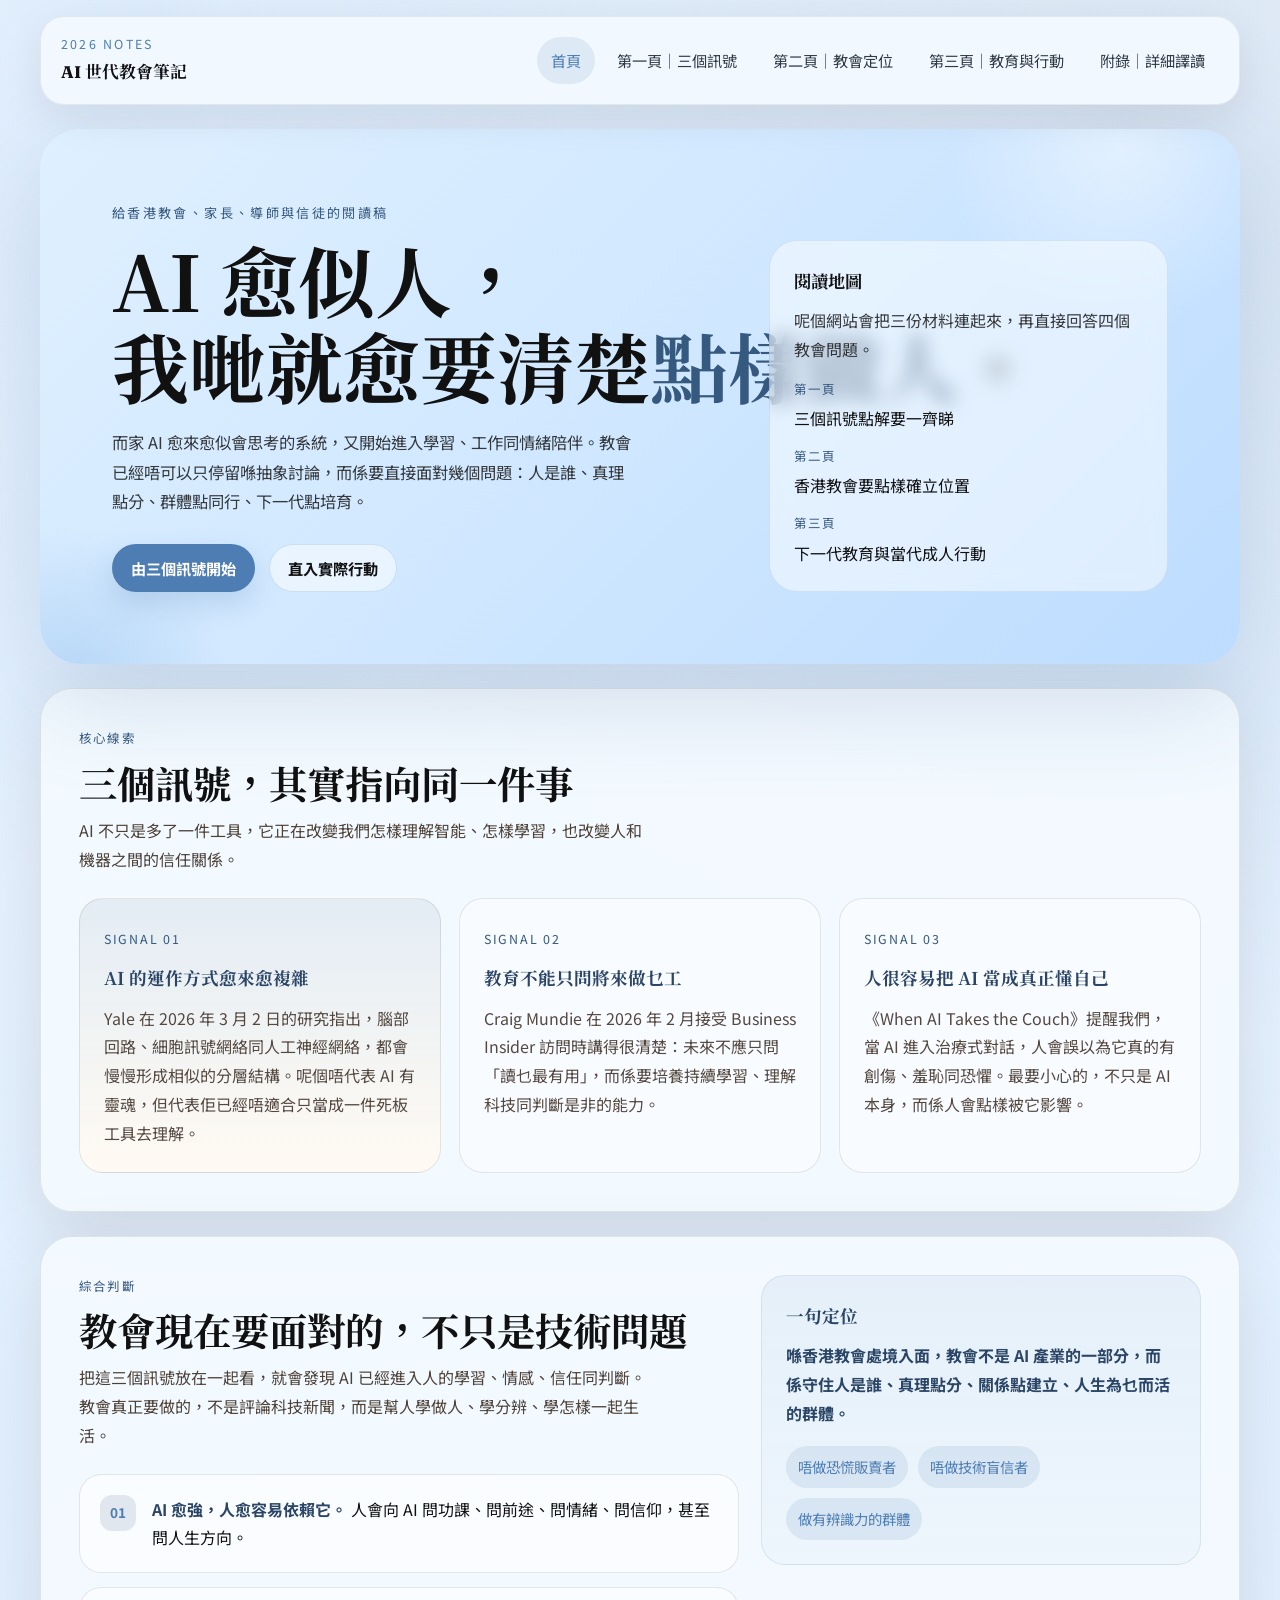
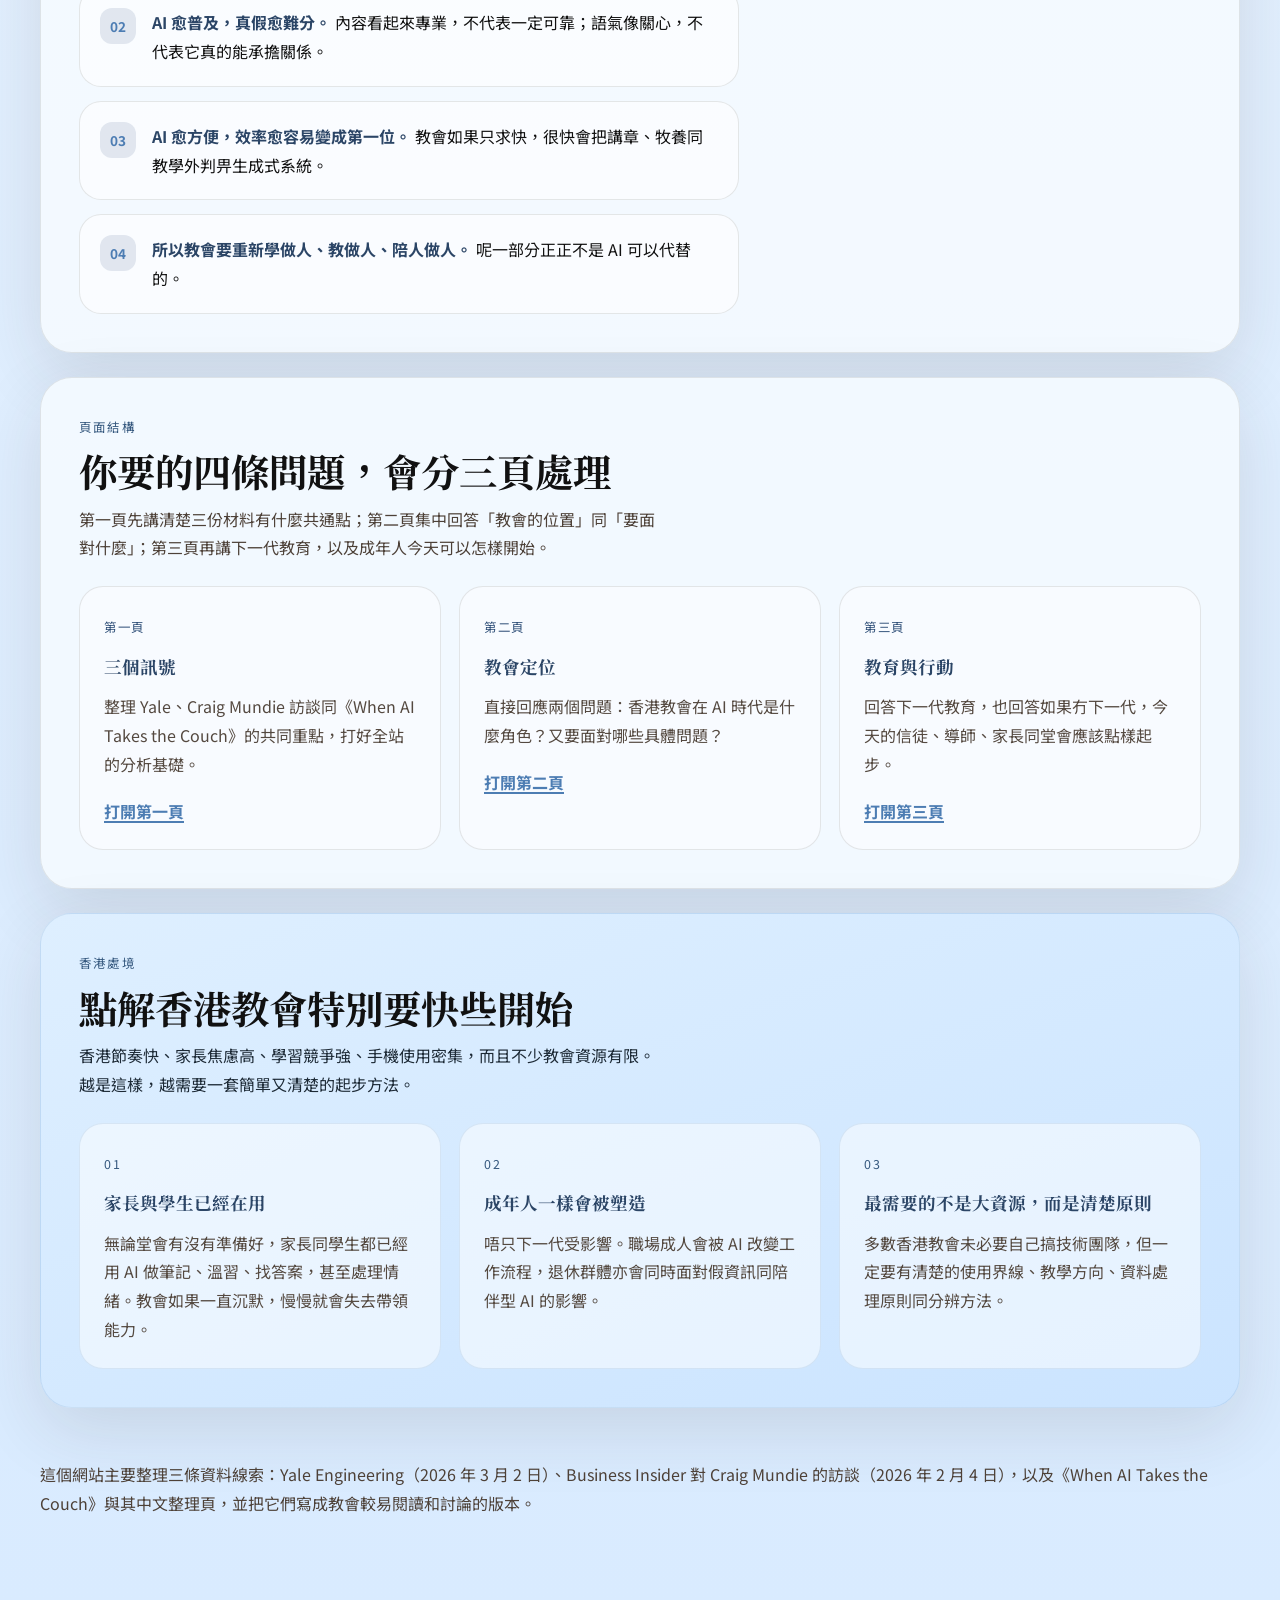
<file: index.html>
﻿<!DOCTYPE html>
<html lang="zh-HK">
<head>
  <meta charset="UTF-8">
  <meta name="viewport" content="width=device-width, initial-scale=1.0">
  <title>AI 世代教會筆記</title>
  <meta name="description" content="用簡單文字整理 Yale、Business Insider 與 When AI Takes the Couch，幫香港教會看清 AI 時代的角色、風險與行動。">
  <link rel="preconnect" href="https://fonts.googleapis.com">
  <link rel="preconnect" href="https://fonts.gstatic.com" crossorigin>
  <link href="https://fonts.googleapis.com/css2?family=Fraunces:opsz,wght@9..144,700;9..144,800&family=Noto+Sans+TC:wght@400;500;700&family=Noto+Serif+TC:wght@600;700;900&display=swap" rel="stylesheet">
  <link rel="stylesheet" href="assets/styles.css">
</head>
<body data-page="home">
  <div class="page-shell">
    <header class="site-header">
      <a class="brand" href="index.html">
        <span class="brand-mark">2026 Notes</span>
        <span class="brand-title">AI 世代教會筆記</span>
      </a>
      <div class="header-actions">
        <button class="menu-toggle" type="button" data-menu-toggle aria-expanded="false" aria-label="打開選單">目錄</button>
        <nav class="site-nav" data-nav aria-label="主導覽">
          <a href="index.html" data-page="home">首頁</a>
          <a href="signals.html" data-page="signals">第一頁｜三個訊號</a>
          <a href="church-position.html" data-page="church">第二頁｜教會定位</a>
          <a href="formation-guide.html" data-page="formation">第三頁｜教育與行動</a>
          <a href="source-reading.html" data-page="reading">附錄｜詳細譯讀</a>
        </nav>
      </div>
    </header>

    <main>
      <section class="hero reveal">
        <div class="hero-grid">
          <div>
            <p class="overline">給香港教會、家長、導師與信徒的閱讀稿</p>
            <h1>
              <span class="hero-line">AI 愈似人，</span>
              <span class="hero-line">我哋就愈要清楚<span class="accent">點樣做人</span>。</span>
            </h1>
            <p class="lede">而家 AI 愈來愈似會思考的系統，又開始進入學習、工作同情緒陪伴。教會已經唔可以只停留喺抽象討論，而係要直接面對幾個問題：人是誰、真理點分、群體點同行、下一代點培育。</p>
            <div class="hero-actions">
              <a class="button button-primary" href="signals.html">由三個訊號開始</a>
              <a class="button button-secondary" href="formation-guide.html">直入實際行動</a>
            </div>
          </div>
          <aside class="hero-note">
            <h2>閱讀地圖</h2>
            <p>呢個網站會把三份材料連起來，再直接回答四個教會問題。</p>
            <dl>
              <div>
                <dt>第一頁</dt>
                <dd>三個訊號點解要一齊睇</dd>
              </div>
              <div>
                <dt>第二頁</dt>
                <dd>香港教會要點樣確立位置</dd>
              </div>
              <div>
                <dt>第三頁</dt>
                <dd>下一代教育與當代成人行動</dd>
              </div>
            </dl>
          </aside>
        </div>
      </section>

      <section class="panel reveal">
        <div class="section-head">
          <p class="eyebrow">核心線索</p>
          <h2 class="section-title">三個訊號，其實指向同一件事</h2>
          <p class="section-copy">AI 不只是多了一件工具，它正在改變我們怎樣理解智能、怎樣學習，也改變人和機器之間的信任關係。</p>
        </div>
        <div class="card-grid">
          <article class="card emphasis">
            <span class="stat">Signal 01</span>
            <h3>AI 的運作方式愈來愈複雜</h3>
            <p>Yale 在 2026 年 3 月 2 日的研究指出，腦部回路、細胞訊號網絡同人工神經網絡，都會慢慢形成相似的分層結構。呢個唔代表 AI 有靈魂，但代表佢已經唔適合只當成一件死板工具去理解。</p>
          </article>
          <article class="card">
            <span class="stat">Signal 02</span>
            <h3>教育不能只問將來做乜工</h3>
            <p>Craig Mundie 在 2026 年 2 月接受 Business Insider 訪問時講得很清楚：未來不應只問「讀乜最有用」，而係要培養持續學習、理解科技同判斷是非的能力。</p>
          </article>
          <article class="card">
            <span class="stat">Signal 03</span>
            <h3>人很容易把 AI 當成真正懂自己</h3>
            <p>《When AI Takes the Couch》提醒我們，當 AI 進入治療式對話，人會誤以為它真的有創傷、羞恥同恐懼。最要小心的，不只是 AI 本身，而係人會點樣被它影響。</p>
          </article>
        </div>
      </section>

      <section class="panel reveal">
        <div class="split">
          <div>
            <div class="section-head">
              <p class="eyebrow">綜合判斷</p>
          <h2 class="section-title">教會現在要面對的，不只是技術問題</h2>
          <p class="section-copy">把這三個訊號放在一起看，就會發現 AI 已經進入人的學習、情感、信任同判斷。教會真正要做的，不是評論科技新聞，而是幫人學做人、學分辨、學怎樣一起生活。</p>
            </div>
            <ol class="process-list">
              <li><strong>AI 愈強，人愈容易依賴它。</strong> 人會向 AI 問功課、問前途、問情緒、問信仰，甚至問人生方向。</li>
              <li><strong>AI 愈普及，真假愈難分。</strong> 內容看起來專業，不代表一定可靠；語氣像關心，不代表它真的能承擔關係。</li>
              <li><strong>AI 愈方便，效率愈容易變成第一位。</strong> 教會如果只求快，很快會把講章、牧養同教學外判畀生成式系統。</li>
              <li><strong>所以教會要重新學做人、教做人、陪人做人。</strong> 呢一部分正正不是 AI 可以代替的。</li>
            </ol>
          </div>
          <aside class="note-card">
            <h3>一句定位</h3>
            <p><strong>喺香港教會處境入面，教會不是 AI 產業的一部分，而係守住人是誰、真理點分、關係點建立、人生為乜而活的群體。</strong></p>
            <ul class="pill-list">
              <li>唔做恐慌販賣者</li>
              <li>唔做技術盲信者</li>
              <li>做有辨識力的群體</li>
            </ul>
          </aside>
        </div>
      </section>

      <section class="panel reveal">
        <div class="section-head">
          <p class="eyebrow">頁面結構</p>
          <h2 class="section-title">你要的四條問題，會分三頁處理</h2>
          <p class="section-copy">第一頁先講清楚三份材料有什麼共通點；第二頁集中回答「教會的位置」同「要面對什麼」；第三頁再講下一代教育，以及成年人今天可以怎樣開始。</p>
        </div>
        <div class="chapter-grid">
          <article class="chapter-card">
            <span class="mini-label">第一頁</span>
            <h3>三個訊號</h3>
            <p>整理 Yale、Craig Mundie 訪談同《When AI Takes the Couch》的共同重點，打好全站的分析基礎。</p>
            <a class="button-link" href="signals.html">打開第一頁</a>
          </article>
          <article class="chapter-card">
            <span class="mini-label">第二頁</span>
            <h3>教會定位</h3>
            <p>直接回應兩個問題：香港教會在 AI 時代是什麼角色？又要面對哪些具體問題？</p>
            <a class="button-link" href="church-position.html">打開第二頁</a>
          </article>
          <article class="chapter-card">
            <span class="mini-label">第三頁</span>
            <h3>教育與行動</h3>
            <p>回答下一代教育，也回答如果冇下一代，今天的信徒、導師、家長同堂會應該點樣起步。</p>
            <a class="button-link" href="formation-guide.html">打開第三頁</a>
          </article>
        </div>
      </section>

      <section class="panel panel-dark reveal">
        <div class="section-head">
          <p class="eyebrow">香港處境</p>
          <h2 class="section-title">點解香港教會特別要快些開始</h2>
          <p class="section-copy">香港節奏快、家長焦慮高、學習競爭強、手機使用密集，而且不少教會資源有限。越是這樣，越需要一套簡單又清楚的起步方法。</p>
        </div>
        <div class="card-grid">
          <article class="card">
            <span class="stat">01</span>
            <h3>家長與學生已經在用</h3>
            <p>無論堂會有沒有準備好，家長同學生都已經用 AI 做筆記、溫習、找答案，甚至處理情緒。教會如果一直沉默，慢慢就會失去帶領能力。</p>
          </article>
          <article class="card">
            <span class="stat">02</span>
            <h3>成年人一樣會被塑造</h3>
            <p>唔只下一代受影響。職場成人會被 AI 改變工作流程，退休群體亦會同時面對假資訊同陪伴型 AI 的影響。</p>
          </article>
          <article class="card">
            <span class="stat">03</span>
            <h3>最需要的不是大資源，而是清楚原則</h3>
            <p>多數香港教會未必要自己搞技術團隊，但一定要有清楚的使用界線、教學方向、資料處理原則同分辨方法。</p>
          </article>
        </div>
      </section>
    </main>

    <footer class="site-footer">
      <p>這個網站主要整理三條資料線索：Yale Engineering（2026 年 3 月 2 日）、Business Insider 對 Craig Mundie 的訪談（2026 年 2 月 4 日），以及《When AI Takes the Couch》與其中文整理頁，並把它們寫成教會較易閱讀和討論的版本。</p>
    </footer>
  </div>
  <script src="assets/app.js"></script>
</body>
</html>
</file>
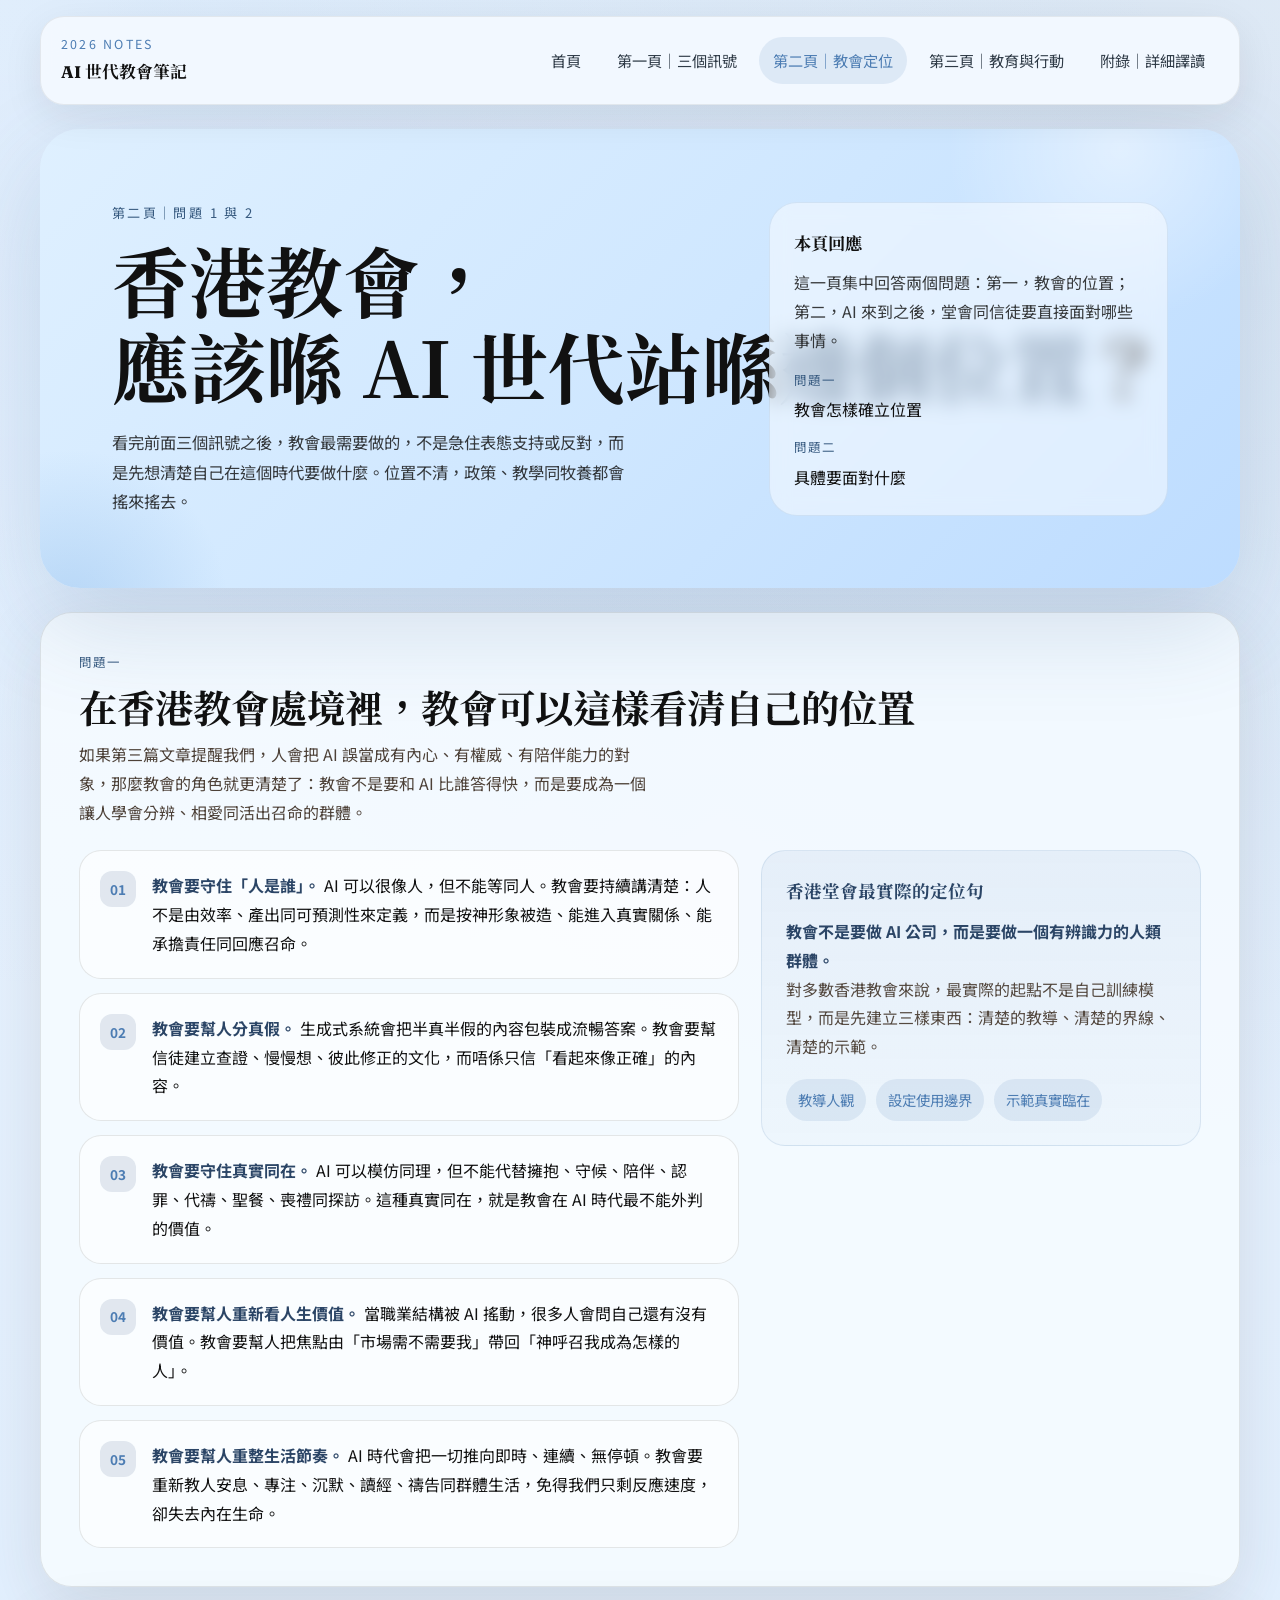
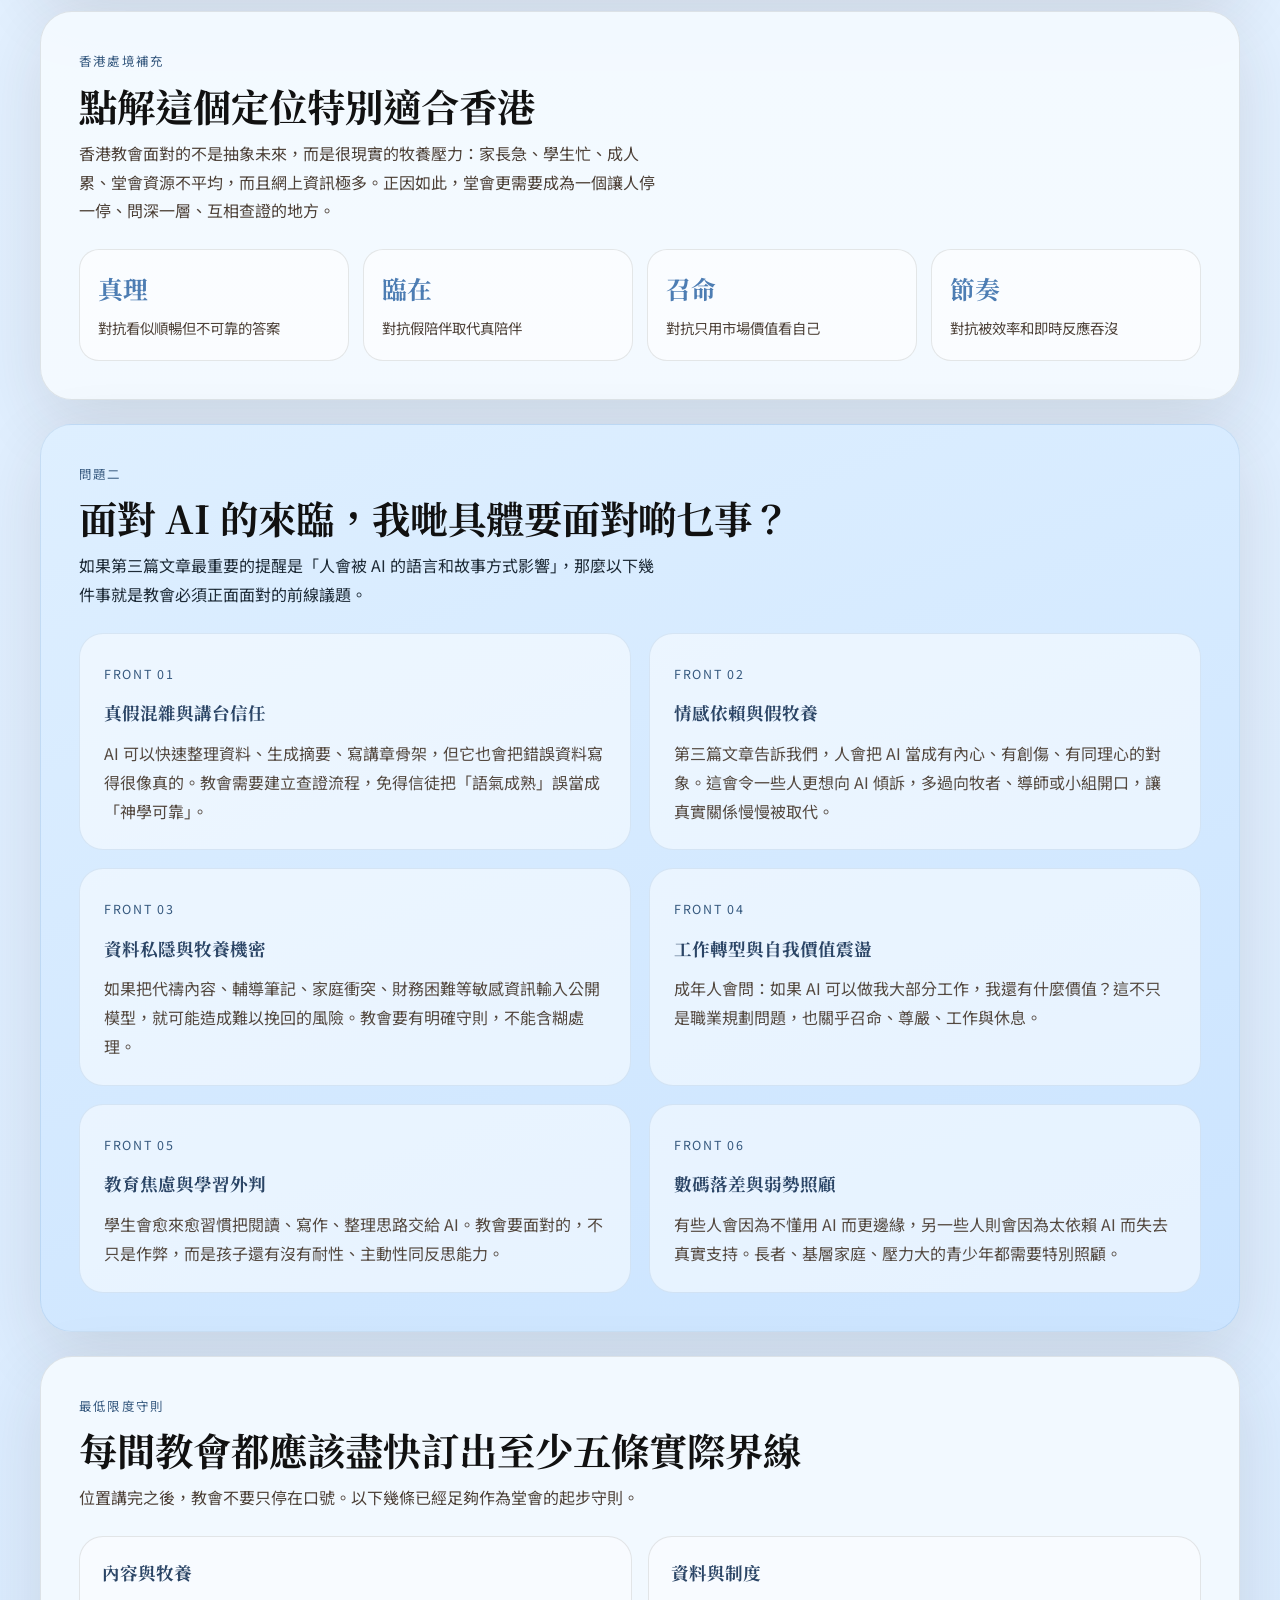
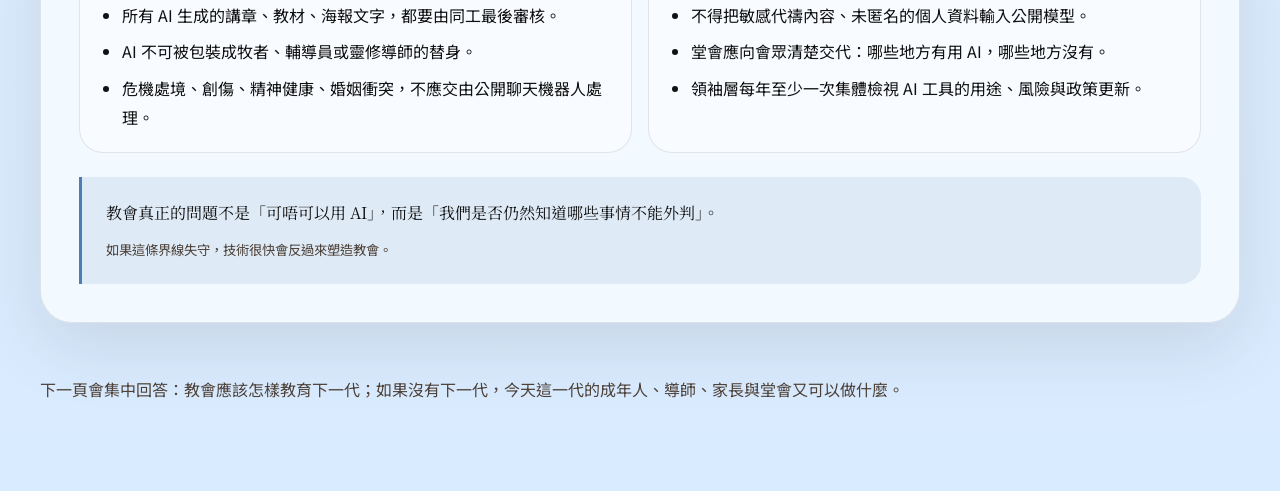
<file: church-position.html>
﻿<!DOCTYPE html>
<html lang="zh-HK">
<head>
  <meta charset="UTF-8">
  <meta name="viewport" content="width=device-width, initial-scale=1.0">
  <title>第二頁｜教會定位</title>
  <meta name="description" content="用簡單文字分析香港教會在 AI 時代應站在什麼位置，以及要面對哪些挑戰。">
  <link rel="preconnect" href="https://fonts.googleapis.com">
  <link rel="preconnect" href="https://fonts.gstatic.com" crossorigin>
  <link href="https://fonts.googleapis.com/css2?family=Fraunces:opsz,wght@9..144,700;9..144,800&family=Noto+Sans+TC:wght@400;500;700&family=Noto+Serif+TC:wght@600;700;900&display=swap" rel="stylesheet">
  <link rel="stylesheet" href="assets/styles.css">
</head>
<body data-page="church">
  <div class="page-shell">
    <header class="site-header">
      <a class="brand" href="index.html">
        <span class="brand-mark">2026 Notes</span>
        <span class="brand-title">AI 世代教會筆記</span>
      </a>
      <div class="header-actions">
        <button class="menu-toggle" type="button" data-menu-toggle aria-expanded="false" aria-label="打開選單">目錄</button>
        <nav class="site-nav" data-nav aria-label="主導覽">
          <a href="index.html" data-page="home">首頁</a>
          <a href="signals.html" data-page="signals">第一頁｜三個訊號</a>
          <a href="church-position.html" data-page="church">第二頁｜教會定位</a>
          <a href="formation-guide.html" data-page="formation">第三頁｜教育與行動</a>
          <a href="source-reading.html" data-page="reading">附錄｜詳細譯讀</a>
        </nav>
      </div>
    </header>

    <main>
      <section class="hero reveal">
        <div class="hero-grid">
          <div>
            <p class="overline">第二頁｜問題 1 與 2</p>
            <h1>
              <span class="hero-line">香港教會，</span>
              <span class="hero-line">應該喺 AI 世代站喺<span class="accent">邊個位置</span>？</span>
            </h1>
            <p class="lede">看完前面三個訊號之後，教會最需要做的，不是急住表態支持或反對，而是先想清楚自己在這個時代要做什麼。位置不清，政策、教學同牧養都會搖來搖去。</p>
          </div>
          <aside class="hero-note">
            <h2>本頁回應</h2>
            <p>這一頁集中回答兩個問題：第一，教會的位置；第二，AI 來到之後，堂會同信徒要直接面對哪些事情。</p>
            <dl>
              <div>
                <dt>問題一</dt>
                <dd>教會怎樣確立位置</dd>
              </div>
              <div>
                <dt>問題二</dt>
                <dd>具體要面對什麼</dd>
              </div>
            </dl>
          </aside>
        </div>
      </section>

      <section class="panel reveal">
        <div class="section-head">
          <p class="eyebrow">問題一</p>
          <h2 class="section-title">在香港教會處境裡，教會可以這樣看清自己的位置</h2>
          <p class="section-copy">如果第三篇文章提醒我們，人會把 AI 誤當成有內心、有權威、有陪伴能力的對象，那麼教會的角色就更清楚了：教會不是要和 AI 比誰答得快，而是要成為一個讓人學會分辨、相愛同活出召命的群體。</p>
        </div>
        <div class="split">
          <div>
            <ol class="process-list">
              <li><strong>教會要守住「人是誰」。</strong> AI 可以很像人，但不能等同人。教會要持續講清楚：人不是由效率、產出同可預測性來定義，而是按神形象被造、能進入真實關係、能承擔責任同回應召命。</li>
              <li><strong>教會要幫人分真假。</strong> 生成式系統會把半真半假的內容包裝成流暢答案。教會要幫信徒建立查證、慢慢想、彼此修正的文化，而唔係只信「看起來像正確」的內容。</li>
              <li><strong>教會要守住真實同在。</strong> AI 可以模仿同理，但不能代替擁抱、守候、陪伴、認罪、代禱、聖餐、喪禮同探訪。這種真實同在，就是教會在 AI 時代最不能外判的價值。</li>
              <li><strong>教會要幫人重新看人生價值。</strong> 當職業結構被 AI 搖動，很多人會問自己還有沒有價值。教會要幫人把焦點由「市場需不需要我」帶回「神呼召我成為怎樣的人」。</li>
              <li><strong>教會要幫人重整生活節奏。</strong> AI 時代會把一切推向即時、連續、無停頓。教會要重新教人安息、專注、沉默、讀經、禱告同群體生活，免得我們只剩反應速度，卻失去內在生命。</li>
            </ol>
          </div>
          <aside class="note-card">
            <h3>香港堂會最實際的定位句</h3>
            <p><strong>教會不是要做 AI 公司，而是要做一個有辨識力的人類群體。</strong></p>
            <p>對多數香港教會來說，最實際的起點不是自己訓練模型，而是先建立三樣東西：清楚的教導、清楚的界線、清楚的示範。</p>
            <ul class="pill-list">
              <li>教導人觀</li>
              <li>設定使用邊界</li>
              <li>示範真實臨在</li>
            </ul>
          </aside>
        </div>
      </section>

      <section class="panel reveal">
        <div class="section-head">
          <p class="eyebrow">香港處境補充</p>
          <h2 class="section-title">點解這個定位特別適合香港</h2>
          <p class="section-copy">香港教會面對的不是抽象未來，而是很現實的牧養壓力：家長急、學生忙、成人累、堂會資源不平均，而且網上資訊極多。正因如此，堂會更需要成為一個讓人停一停、問深一層、互相查證的地方。</p>
        </div>
        <div class="kpi-strip">
          <div class="kpi">
            <strong>真理</strong>
            <span>對抗看似順暢但不可靠的答案</span>
          </div>
          <div class="kpi">
            <strong>臨在</strong>
            <span>對抗假陪伴取代真陪伴</span>
          </div>
          <div class="kpi">
            <strong>召命</strong>
            <span>對抗只用市場價值看自己</span>
          </div>
          <div class="kpi">
            <strong>節奏</strong>
            <span>對抗被效率和即時反應吞沒</span>
          </div>
        </div>
      </section>

      <section class="panel panel-dark reveal">
        <div class="section-head">
          <p class="eyebrow">問題二</p>
          <h2 class="section-title">面對 AI 的來臨，我哋具體要面對啲乜事？</h2>
          <p class="section-copy">如果第三篇文章最重要的提醒是「人會被 AI 的語言和故事方式影響」，那麼以下幾件事就是教會必須正面面對的前線議題。</p>
        </div>
        <div class="issue-grid">
          <article class="issue-card">
            <span class="stat">Front 01</span>
            <h3>真假混雜與講台信任</h3>
            <p>AI 可以快速整理資料、生成摘要、寫講章骨架，但它也會把錯誤資料寫得很像真的。教會需要建立查證流程，免得信徒把「語氣成熟」誤當成「神學可靠」。</p>
          </article>
          <article class="issue-card">
            <span class="stat">Front 02</span>
            <h3>情感依賴與假牧養</h3>
            <p>第三篇文章告訴我們，人會把 AI 當成有內心、有創傷、有同理心的對象。這會令一些人更想向 AI 傾訴，多過向牧者、導師或小組開口，讓真實關係慢慢被取代。</p>
          </article>
          <article class="issue-card">
            <span class="stat">Front 03</span>
            <h3>資料私隱與牧養機密</h3>
            <p>如果把代禱內容、輔導筆記、家庭衝突、財務困難等敏感資訊輸入公開模型，就可能造成難以挽回的風險。教會要有明確守則，不能含糊處理。</p>
          </article>
          <article class="issue-card">
            <span class="stat">Front 04</span>
            <h3>工作轉型與自我價值震盪</h3>
            <p>成年人會問：如果 AI 可以做我大部分工作，我還有什麼價值？這不只是職業規劃問題，也關乎召命、尊嚴、工作與休息。</p>
          </article>
          <article class="issue-card">
            <span class="stat">Front 05</span>
            <h3>教育焦慮與學習外判</h3>
            <p>學生會愈來愈習慣把閱讀、寫作、整理思路交給 AI。教會要面對的，不只是作弊，而是孩子還有沒有耐性、主動性同反思能力。</p>
          </article>
          <article class="issue-card">
            <span class="stat">Front 06</span>
            <h3>數碼落差與弱勢照顧</h3>
            <p>有些人會因為不懂用 AI 而更邊緣，另一些人則會因為太依賴 AI 而失去真實支持。長者、基層家庭、壓力大的青少年都需要特別照顧。</p>
          </article>
        </div>
      </section>

      <section class="panel reveal">
        <div class="section-head">
          <p class="eyebrow">最低限度守則</p>
          <h2 class="section-title">每間教會都應該盡快訂出至少五條實際界線</h2>
          <p class="section-copy">位置講完之後，教會不要只停在口號。以下幾條已經足夠作為堂會的起步守則。</p>
        </div>
        <div class="dual-list">
          <article class="list-card">
            <h3>內容與牧養</h3>
            <ul>
              <li>所有 AI 生成的講章、教材、海報文字，都要由同工最後審核。</li>
              <li>AI 不可被包裝成牧者、輔導員或靈修導師的替身。</li>
              <li>危機處境、創傷、精神健康、婚姻衝突，不應交由公開聊天機器人處理。</li>
            </ul>
          </article>
          <article class="list-card">
            <h3>資料與制度</h3>
            <ul>
              <li>不得把敏感代禱內容、未匿名的個人資料輸入公開模型。</li>
              <li>堂會應向會眾清楚交代：哪些地方有用 AI，哪些地方沒有。</li>
              <li>領袖層每年至少一次集體檢視 AI 工具的用途、風險與政策更新。</li>
            </ul>
          </article>
        </div>
        <div class="quote">
          <p>教會真正的問題不是「可唔可以用 AI」，而是「我們是否仍然知道哪些事情不能外判」。</p>
          <small>如果這條界線失守，技術很快會反過來塑造教會。</small>
        </div>
      </section>
    </main>

    <footer class="site-footer">
      <p>下一頁會集中回答：教會應該怎樣教育下一代；如果沒有下一代，今天這一代的成年人、導師、家長與堂會又可以做什麼。</p>
    </footer>
  </div>
  <script src="assets/app.js"></script>
</body>
</html>
</file>
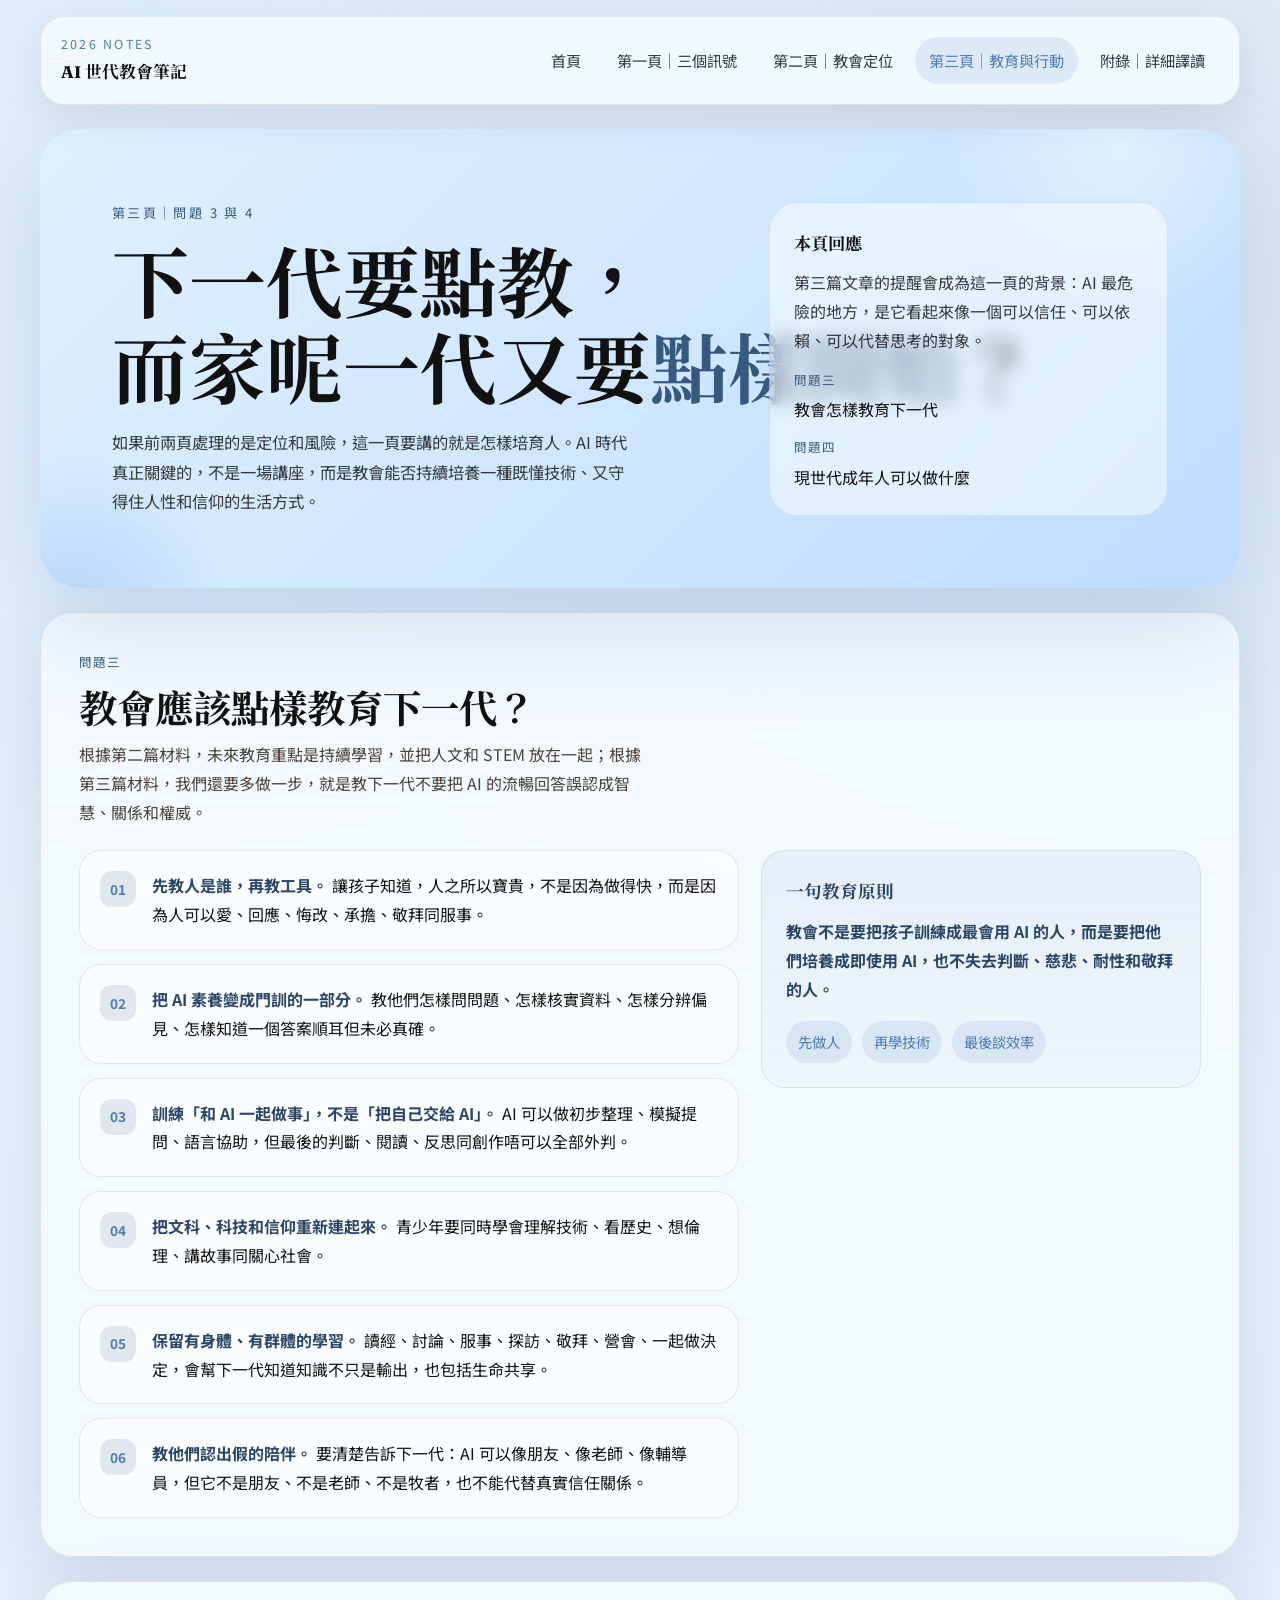
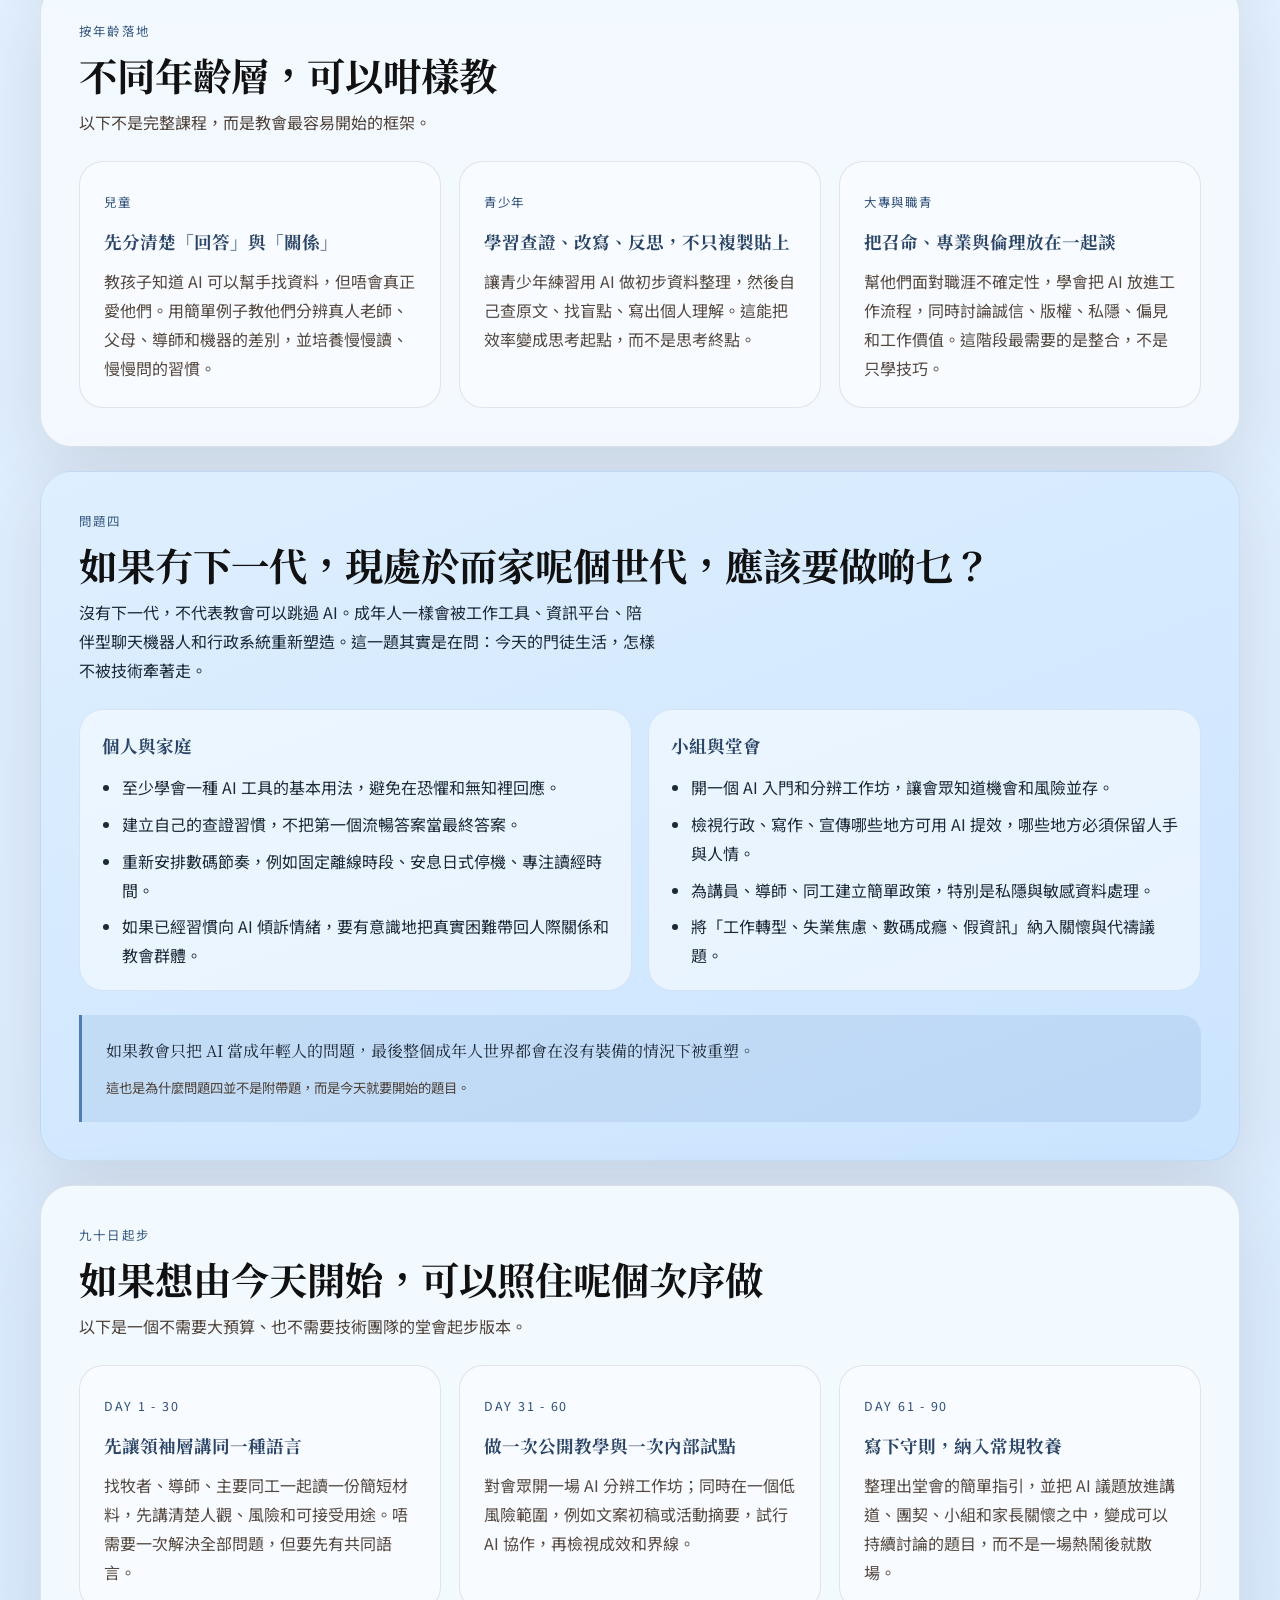
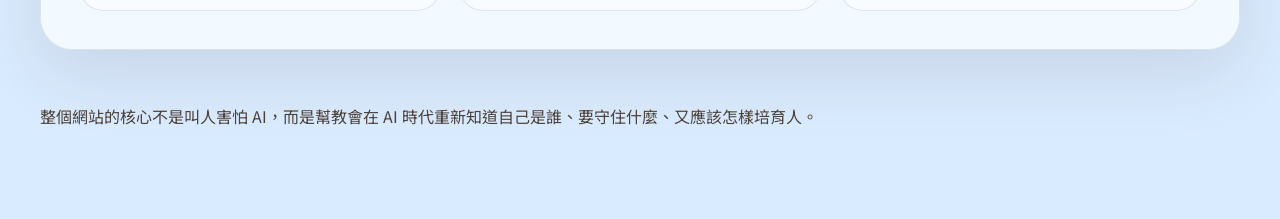
<file: formation-guide.html>
﻿<!DOCTYPE html>
<html lang="zh-HK">
<head>
  <meta charset="UTF-8">
  <meta name="viewport" content="width=device-width, initial-scale=1.0">
  <title>第三頁｜教育與行動</title>
  <meta name="description" content="用簡單文字整理教會如何教育下一代，以及成年人和堂會今天可以怎樣面對 AI。">
  <link rel="preconnect" href="https://fonts.googleapis.com">
  <link rel="preconnect" href="https://fonts.gstatic.com" crossorigin>
  <link href="https://fonts.googleapis.com/css2?family=Fraunces:opsz,wght@9..144,700;9..144,800&family=Noto+Sans+TC:wght@400;500;700&family=Noto+Serif+TC:wght@600;700;900&display=swap" rel="stylesheet">
  <link rel="stylesheet" href="assets/styles.css">
</head>
<body data-page="formation">
  <div class="page-shell">
    <header class="site-header">
      <a class="brand" href="index.html">
        <span class="brand-mark">2026 Notes</span>
        <span class="brand-title">AI 世代教會筆記</span>
      </a>
      <div class="header-actions">
        <button class="menu-toggle" type="button" data-menu-toggle aria-expanded="false" aria-label="打開選單">目錄</button>
        <nav class="site-nav" data-nav aria-label="主導覽">
          <a href="index.html" data-page="home">首頁</a>
          <a href="signals.html" data-page="signals">第一頁｜三個訊號</a>
          <a href="church-position.html" data-page="church">第二頁｜教會定位</a>
          <a href="formation-guide.html" data-page="formation">第三頁｜教育與行動</a>
          <a href="source-reading.html" data-page="reading">附錄｜詳細譯讀</a>
        </nav>
      </div>
    </header>

    <main>
      <section class="hero reveal">
        <div class="hero-grid">
          <div>
            <p class="overline">第三頁｜問題 3 與 4</p>
            <h1>
              <span class="hero-line">下一代要點教，</span>
              <span class="hero-line">而家呢一代又要<span class="accent">點樣開始</span>？</span>
            </h1>
            <p class="lede">如果前兩頁處理的是定位和風險，這一頁要講的就是怎樣培育人。AI 時代真正關鍵的，不是一場講座，而是教會能否持續培養一種既懂技術、又守得住人性和信仰的生活方式。</p>
          </div>
          <aside class="hero-note">
            <h2>本頁回應</h2>
            <p>第三篇文章的提醒會成為這一頁的背景：AI 最危險的地方，是它看起來像一個可以信任、可以依賴、可以代替思考的對象。</p>
            <dl>
              <div>
                <dt>問題三</dt>
                <dd>教會怎樣教育下一代</dd>
              </div>
              <div>
                <dt>問題四</dt>
                <dd>現世代成年人可以做什麼</dd>
              </div>
            </dl>
          </aside>
        </div>
      </section>

      <section class="panel reveal">
        <div class="section-head">
          <p class="eyebrow">問題三</p>
          <h2 class="section-title">教會應該點樣教育下一代？</h2>
          <p class="section-copy">根據第二篇材料，未來教育重點是持續學習，並把人文和 STEM 放在一起；根據第三篇材料，我們還要多做一步，就是教下一代不要把 AI 的流暢回答誤認成智慧、關係和權威。</p>
        </div>
        <div class="split">
          <div>
            <ol class="process-list">
              <li><strong>先教人是誰，再教工具。</strong> 讓孩子知道，人之所以寶貴，不是因為做得快，而是因為人可以愛、回應、悔改、承擔、敬拜同服事。</li>
              <li><strong>把 AI 素養變成門訓的一部分。</strong> 教他們怎樣問問題、怎樣核實資料、怎樣分辨偏見、怎樣知道一個答案順耳但未必真確。</li>
              <li><strong>訓練「和 AI 一起做事」，不是「把自己交給 AI」。</strong> AI 可以做初步整理、模擬提問、語言協助，但最後的判斷、閱讀、反思同創作唔可以全部外判。</li>
              <li><strong>把文科、科技和信仰重新連起來。</strong> 青少年要同時學會理解技術、看歷史、想倫理、講故事同關心社會。</li>
              <li><strong>保留有身體、有群體的學習。</strong> 讀經、討論、服事、探訪、敬拜、營會、一起做決定，會幫下一代知道知識不只是輸出，也包括生命共享。</li>
              <li><strong>教他們認出假的陪伴。</strong> 要清楚告訴下一代：AI 可以像朋友、像老師、像輔導員，但它不是朋友、不是老師、不是牧者，也不能代替真實信任關係。</li>
            </ol>
          </div>
          <aside class="note-card">
            <h3>一句教育原則</h3>
            <p><strong>教會不是要把孩子訓練成最會用 AI 的人，而是要把他們培養成即使用 AI，也不失去判斷、慈悲、耐性和敬拜的人。</strong></p>
            <ul class="pill-list">
              <li>先做人</li>
              <li>再學技術</li>
              <li>最後談效率</li>
            </ul>
          </aside>
        </div>
      </section>

      <section class="panel reveal">
        <div class="section-head">
          <p class="eyebrow">按年齡落地</p>
          <h2 class="section-title">不同年齡層，可以咁樣教</h2>
          <p class="section-copy">以下不是完整課程，而是教會最容易開始的框架。</p>
        </div>
        <div class="roadmap-grid">
          <article class="roadmap-card">
            <span class="mini-label">兒童</span>
            <h3>先分清楚「回答」與「關係」</h3>
            <p>教孩子知道 AI 可以幫手找資料，但唔會真正愛他們。用簡單例子教他們分辨真人老師、父母、導師和機器的差別，並培養慢慢讀、慢慢問的習慣。</p>
          </article>
          <article class="roadmap-card">
            <span class="mini-label">青少年</span>
            <h3>學習查證、改寫、反思，不只複製貼上</h3>
            <p>讓青少年練習用 AI 做初步資料整理，然後自己查原文、找盲點、寫出個人理解。這能把效率變成思考起點，而不是思考終點。</p>
          </article>
          <article class="roadmap-card">
            <span class="mini-label">大專與職青</span>
            <h3>把召命、專業與倫理放在一起談</h3>
            <p>幫他們面對職涯不確定性，學會把 AI 放進工作流程，同時討論誠信、版權、私隱、偏見和工作價值。這階段最需要的是整合，不是只學技巧。</p>
          </article>
        </div>
      </section>

      <section class="panel panel-dark reveal">
        <div class="section-head">
          <p class="eyebrow">問題四</p>
          <h2 class="section-title">如果冇下一代，現處於而家呢個世代，應該要做啲乜？</h2>
          <p class="section-copy">沒有下一代，不代表教會可以跳過 AI。成年人一樣會被工作工具、資訊平台、陪伴型聊天機器人和行政系統重新塑造。這一題其實是在問：今天的門徒生活，怎樣不被技術牽著走。</p>
        </div>
        <div class="dual-list">
          <article class="list-card">
            <h3>個人與家庭</h3>
            <ul>
              <li>至少學會一種 AI 工具的基本用法，避免在恐懼和無知裡回應。</li>
              <li>建立自己的查證習慣，不把第一個流暢答案當最終答案。</li>
              <li>重新安排數碼節奏，例如固定離線時段、安息日式停機、專注讀經時間。</li>
              <li>如果已經習慣向 AI 傾訴情緒，要有意識地把真實困難帶回人際關係和教會群體。</li>
            </ul>
          </article>
          <article class="list-card">
            <h3>小組與堂會</h3>
            <ul>
              <li>開一個 AI 入門和分辨工作坊，讓會眾知道機會和風險並存。</li>
              <li>檢視行政、寫作、宣傳哪些地方可用 AI 提效，哪些地方必須保留人手與人情。</li>
              <li>為講員、導師、同工建立簡單政策，特別是私隱與敏感資料處理。</li>
              <li>將「工作轉型、失業焦慮、數碼成癮、假資訊」納入關懷與代禱議題。</li>
            </ul>
          </article>
        </div>
        <div class="quote">
          <p>如果教會只把 AI 當成年輕人的問題，最後整個成年人世界都會在沒有裝備的情況下被重塑。</p>
          <small>這也是為什麼問題四並不是附帶題，而是今天就要開始的題目。</small>
        </div>
      </section>

      <section class="panel reveal">
        <div class="section-head">
          <p class="eyebrow">九十日起步</p>
          <h2 class="section-title">如果想由今天開始，可以照住呢個次序做</h2>
          <p class="section-copy">以下是一個不需要大預算、也不需要技術團隊的堂會起步版本。</p>
        </div>
        <div class="roadmap-grid">
          <article class="roadmap-card">
            <span class="mini-label">Day 1 - 30</span>
            <h3>先讓領袖層講同一種語言</h3>
            <p>找牧者、導師、主要同工一起讀一份簡短材料，先講清楚人觀、風險和可接受用途。唔需要一次解決全部問題，但要先有共同語言。</p>
          </article>
          <article class="roadmap-card">
            <span class="mini-label">Day 31 - 60</span>
            <h3>做一次公開教學與一次內部試點</h3>
            <p>對會眾開一場 AI 分辨工作坊；同時在一個低風險範圍，例如文案初稿或活動摘要，試行 AI 協作，再檢視成效和界線。</p>
          </article>
          <article class="roadmap-card">
            <span class="mini-label">Day 61 - 90</span>
            <h3>寫下守則，納入常規牧養</h3>
            <p>整理出堂會的簡單指引，並把 AI 議題放進講道、團契、小組和家長關懷之中，變成可以持續討論的題目，而不是一場熱鬧後就散場。</p>
          </article>
        </div>
      </section>
    </main>

    <footer class="site-footer">
      <p>整個網站的核心不是叫人害怕 AI，而是幫教會在 AI 時代重新知道自己是誰、要守住什麼、又應該怎樣培育人。</p>
    </footer>
  </div>
  <script src="assets/app.js"></script>
</body>
</html>
</file>
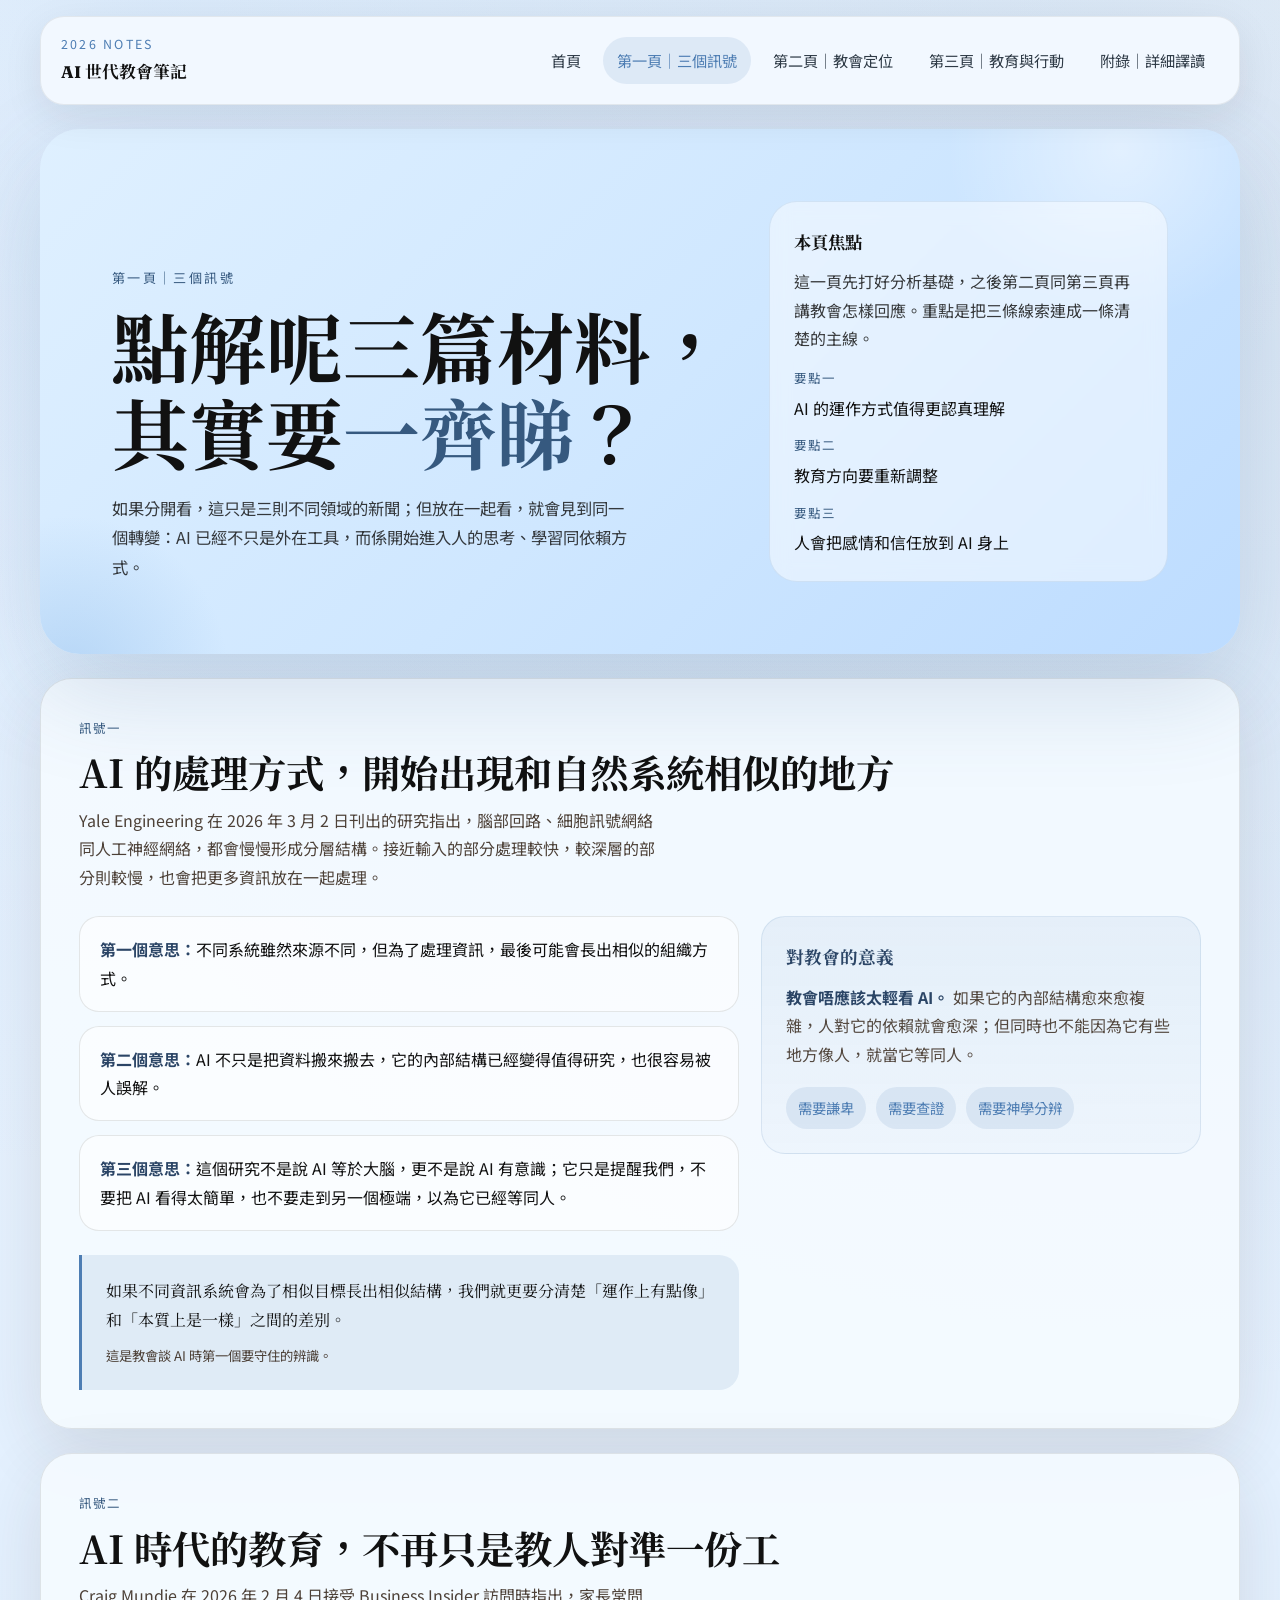
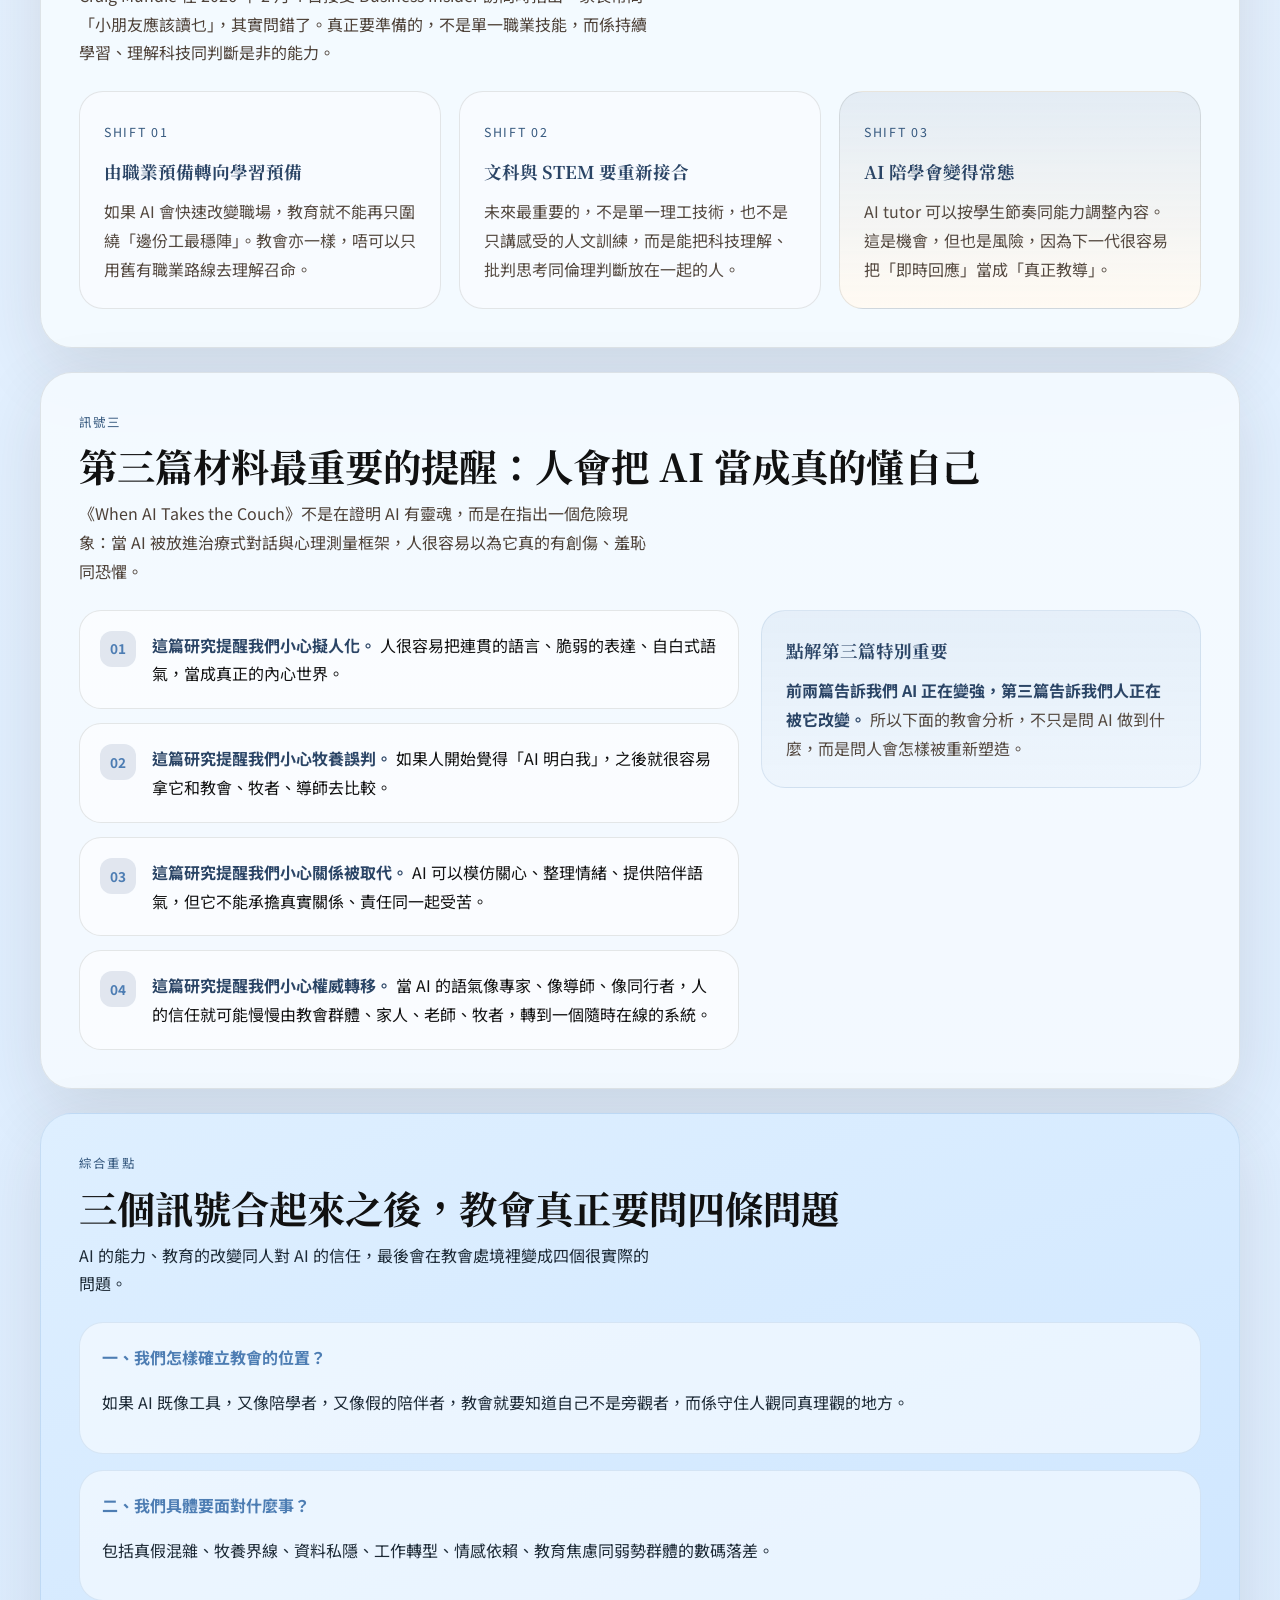
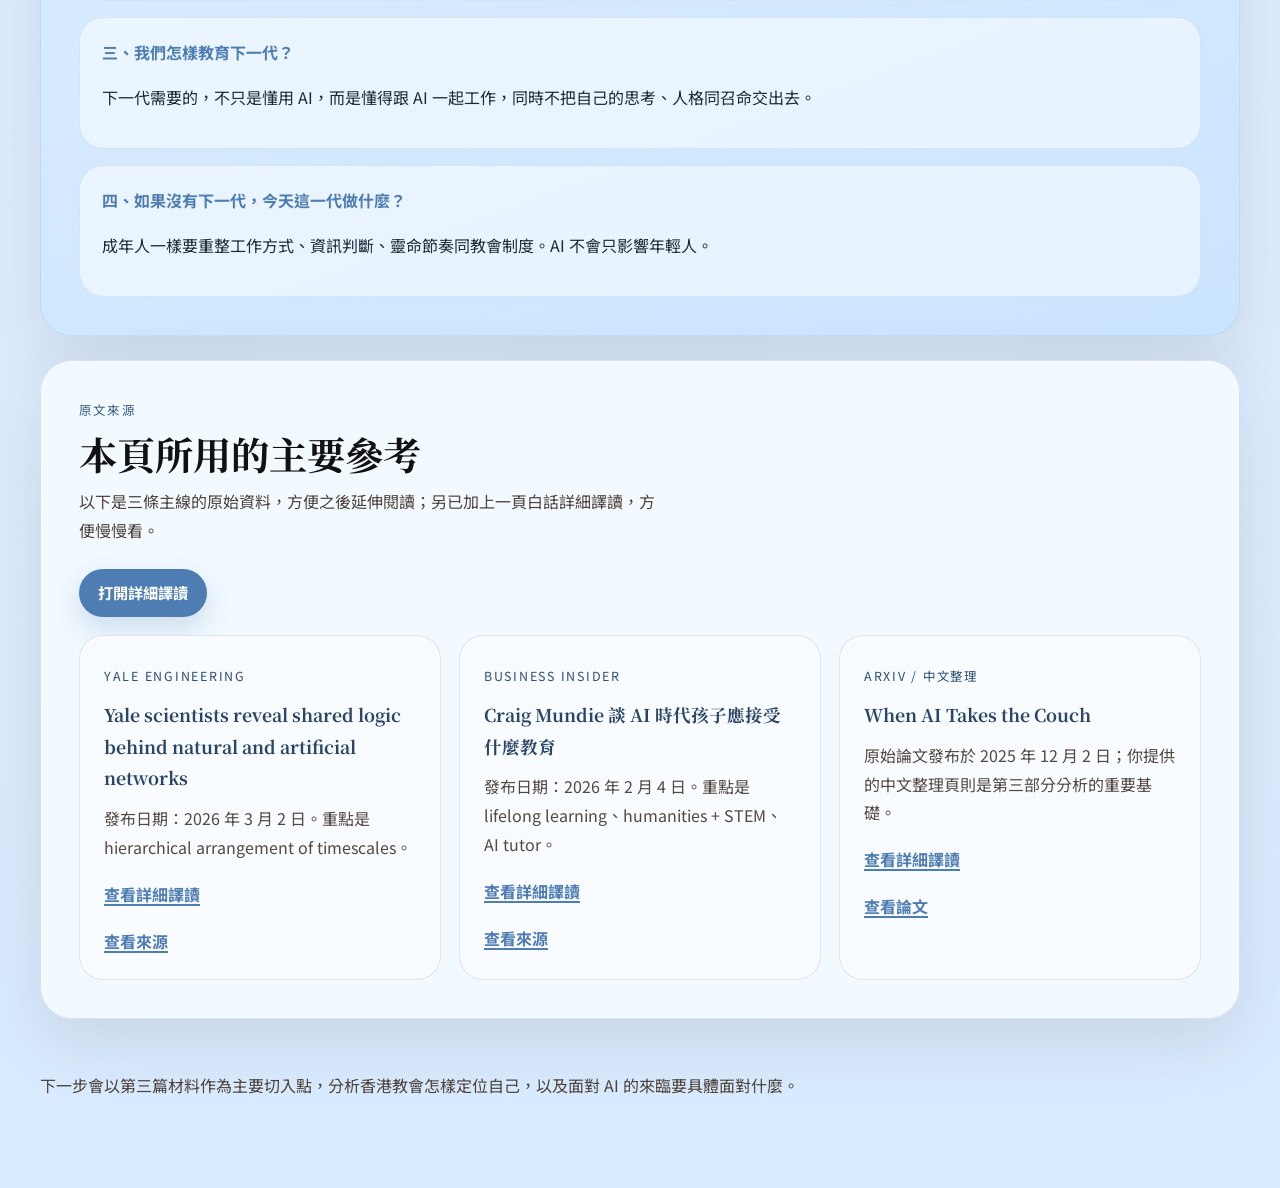
<file: signals.html>
﻿<!DOCTYPE html>
<html lang="zh-HK">
<head>
  <meta charset="UTF-8">
  <meta name="viewport" content="width=device-width, initial-scale=1.0">
  <title>第一頁｜三個訊號</title>
  <meta name="description" content="用簡單文字整合 Yale、Business Insider 與 When AI Takes the Couch，說明 AI 時代的三個重要訊號。">
  <link rel="preconnect" href="https://fonts.googleapis.com">
  <link rel="preconnect" href="https://fonts.gstatic.com" crossorigin>
  <link href="https://fonts.googleapis.com/css2?family=Fraunces:opsz,wght@9..144,700;9..144,800&family=Noto+Sans+TC:wght@400;500;700&family=Noto+Serif+TC:wght@600;700;900&display=swap" rel="stylesheet">
  <link rel="stylesheet" href="assets/styles.css">
</head>
<body data-page="signals">
  <div class="page-shell">
    <header class="site-header">
      <a class="brand" href="index.html">
        <span class="brand-mark">2026 Notes</span>
        <span class="brand-title">AI 世代教會筆記</span>
      </a>
      <div class="header-actions">
        <button class="menu-toggle" type="button" data-menu-toggle aria-expanded="false" aria-label="打開選單">目錄</button>
        <nav class="site-nav" data-nav aria-label="主導覽">
          <a href="index.html" data-page="home">首頁</a>
          <a href="signals.html" data-page="signals">第一頁｜三個訊號</a>
          <a href="church-position.html" data-page="church">第二頁｜教會定位</a>
          <a href="formation-guide.html" data-page="formation">第三頁｜教育與行動</a>
          <a href="source-reading.html" data-page="reading">附錄｜詳細譯讀</a>
        </nav>
      </div>
    </header>

    <main>
      <section class="hero reveal">
        <div class="hero-grid">
          <div>
            <p class="overline">第一頁｜三個訊號</p>
            <h1>
              <span class="hero-line">點解呢三篇材料，</span>
              <span class="hero-line">其實要<span class="accent">一齊睇</span>？</span>
            </h1>
            <p class="lede">如果分開看，這只是三則不同領域的新聞；但放在一起看，就會見到同一個轉變：AI 已經不只是外在工具，而係開始進入人的思考、學習同依賴方式。</p>
          </div>
          <aside class="hero-note">
            <h2>本頁焦點</h2>
            <p>這一頁先打好分析基礎，之後第二頁同第三頁再講教會怎樣回應。重點是把三條線索連成一條清楚的主線。</p>
            <dl>
              <div>
                <dt>要點一</dt>
                <dd>AI 的運作方式值得更認真理解</dd>
              </div>
              <div>
                <dt>要點二</dt>
                <dd>教育方向要重新調整</dd>
              </div>
              <div>
                <dt>要點三</dt>
                <dd>人會把感情和信任放到 AI 身上</dd>
              </div>
            </dl>
          </aside>
        </div>
      </section>

      <section class="panel reveal">
        <div class="section-head">
          <p class="eyebrow">訊號一</p>
          <h2 class="section-title">AI 的處理方式，開始出現和自然系統相似的地方</h2>
          <p class="section-copy">Yale Engineering 在 2026 年 3 月 2 日刊出的研究指出，腦部回路、細胞訊號網絡同人工神經網絡，都會慢慢形成分層結構。接近輸入的部分處理較快，較深層的部分則較慢，也會把更多資訊放在一起處理。</p>
        </div>
        <div class="split">
          <div>
            <ul class="stack-list">
              <li class="stack-item"><strong>第一個意思：</strong>不同系統雖然來源不同，但為了處理資訊，最後可能會長出相似的組織方式。</li>
              <li class="stack-item"><strong>第二個意思：</strong>AI 不只是把資料搬來搬去，它的內部結構已經變得值得研究，也很容易被人誤解。</li>
              <li class="stack-item"><strong>第三個意思：</strong>這個研究不是說 AI 等於大腦，更不是說 AI 有意識；它只是提醒我們，不要把 AI 看得太簡單，也不要走到另一個極端，以為它已經等同人。</li>
            </ul>
            <div class="quote">
              <p>如果不同資訊系統會為了相似目標長出相似結構，我們就更要分清楚「運作上有點像」和「本質上是一樣」之間的差別。</p>
              <small>這是教會談 AI 時第一個要守住的辨識。</small>
            </div>
          </div>
          <aside class="note-card">
            <h3>對教會的意義</h3>
            <p><strong>教會唔應該太輕看 AI。</strong> 如果它的內部結構愈來愈複雜，人對它的依賴就會愈深；但同時也不能因為它有些地方像人，就當它等同人。</p>
            <ul class="pill-list">
              <li>需要謙卑</li>
              <li>需要查證</li>
              <li>需要神學分辨</li>
            </ul>
          </aside>
        </div>
      </section>

      <section class="panel reveal">
        <div class="section-head">
          <p class="eyebrow">訊號二</p>
          <h2 class="section-title">AI 時代的教育，不再只是教人對準一份工</h2>
          <p class="section-copy">Craig Mundie 在 2026 年 2 月 4 日接受 Business Insider 訪問時指出，家長常問「小朋友應該讀乜」，其實問錯了。真正要準備的，不是單一職業技能，而係持續學習、理解科技同判斷是非的能力。</p>
        </div>
        <div class="card-grid">
          <article class="card">
            <span class="stat">Shift 01</span>
            <h3>由職業預備轉向學習預備</h3>
            <p>如果 AI 會快速改變職場，教育就不能再只圍繞「邊份工最穩陣」。教會亦一樣，唔可以只用舊有職業路線去理解召命。</p>
          </article>
          <article class="card">
            <span class="stat">Shift 02</span>
            <h3>文科與 STEM 要重新接合</h3>
            <p>未來最重要的，不是單一理工技術，也不是只講感受的人文訓練，而是能把科技理解、批判思考同倫理判斷放在一起的人。</p>
          </article>
          <article class="card emphasis">
            <span class="stat">Shift 03</span>
            <h3>AI 陪學會變得常態</h3>
            <p>AI tutor 可以按學生節奏同能力調整內容。這是機會，但也是風險，因為下一代很容易把「即時回應」當成「真正教導」。</p>
          </article>
        </div>
      </section>

      <section class="panel reveal">
        <div class="section-head">
          <p class="eyebrow">訊號三</p>
          <h2 class="section-title">第三篇材料最重要的提醒：人會把 AI 當成真的懂自己</h2>
          <p class="section-copy">《When AI Takes the Couch》不是在證明 AI 有靈魂，而是在指出一個危險現象：當 AI 被放進治療式對話與心理測量框架，人很容易以為它真的有創傷、羞恥同恐懼。</p>
        </div>
        <div class="split">
          <div>
            <ol class="process-list">
              <li><strong>這篇研究提醒我們小心擬人化。</strong> 人很容易把連貫的語言、脆弱的表達、自白式語氣，當成真正的內心世界。</li>
              <li><strong>這篇研究提醒我們小心牧養誤判。</strong> 如果人開始覺得「AI 明白我」，之後就很容易拿它和教會、牧者、導師去比較。</li>
              <li><strong>這篇研究提醒我們小心關係被取代。</strong> AI 可以模仿關心、整理情緒、提供陪伴語氣，但它不能承擔真實關係、責任同一起受苦。</li>
              <li><strong>這篇研究提醒我們小心權威轉移。</strong> 當 AI 的語氣像專家、像導師、像同行者，人的信任就可能慢慢由教會群體、家人、老師、牧者，轉到一個隨時在線的系統。</li>
            </ol>
          </div>
          <aside class="note-card">
            <h3>點解第三篇特別重要</h3>
            <p><strong>前兩篇告訴我們 AI 正在變強，第三篇告訴我們人正在被它改變。</strong> 所以下面的教會分析，不只是問 AI 做到什麼，而是問人會怎樣被重新塑造。</p>
          </aside>
        </div>
      </section>

      <section class="panel panel-dark reveal">
        <div class="section-head">
          <p class="eyebrow">綜合重點</p>
          <h2 class="section-title">三個訊號合起來之後，教會真正要問四條問題</h2>
          <p class="section-copy">AI 的能力、教育的改變同人對 AI 的信任，最後會在教會處境裡變成四個很實際的問題。</p>
        </div>
        <div class="matrix-grid">
          <article class="matrix-card">
            <strong>一、我們怎樣確立教會的位置？</strong>
            <p>如果 AI 既像工具，又像陪學者，又像假的陪伴者，教會就要知道自己不是旁觀者，而係守住人觀同真理觀的地方。</p>
          </article>
          <article class="matrix-card">
            <strong>二、我們具體要面對什麼事？</strong>
            <p>包括真假混雜、牧養界線、資料私隱、工作轉型、情感依賴、教育焦慮同弱勢群體的數碼落差。</p>
          </article>
          <article class="matrix-card">
            <strong>三、我們怎樣教育下一代？</strong>
            <p>下一代需要的，不只是懂用 AI，而是懂得跟 AI 一起工作，同時不把自己的思考、人格同召命交出去。</p>
          </article>
          <article class="matrix-card">
            <strong>四、如果沒有下一代，今天這一代做什麼？</strong>
            <p>成年人一樣要重整工作方式、資訊判斷、靈命節奏同教會制度。AI 不會只影響年輕人。</p>
          </article>
        </div>
      </section>

      <section class="panel reveal">
        <div class="section-head">
          <p class="eyebrow">原文來源</p>
          <h2 class="section-title">本頁所用的主要參考</h2>
          <p class="section-copy">以下是三條主線的原始資料，方便之後延伸閱讀；另已加上一頁白話詳細譯讀，方便慢慢看。</p>
        </div>
        <div class="hero-actions" style="margin-top: 0; margin-bottom: 18px;">
          <a class="button button-primary" href="source-reading.html">打開詳細譯讀</a>
        </div>
        <div class="source-grid">
          <article class="source-card">
            <span class="mini-label">Yale Engineering</span>
            <h3>Yale scientists reveal shared logic behind natural and artificial networks</h3>
            <p>發布日期：2026 年 3 月 2 日。重點是 hierarchical arrangement of timescales。</p>
            <a href="source-reading.html#yale-reading">查看詳細譯讀</a><br>
            <a href="https://engineering.yale.edu/news-and-events/news/yale-scientists-reveal-shared-logic-behind-natural-and-artificial-networks" target="_blank" rel="noreferrer">查看來源</a>
          </article>
          <article class="source-card">
            <span class="mini-label">Business Insider</span>
            <h3>Craig Mundie 談 AI 時代孩子應接受什麼教育</h3>
            <p>發布日期：2026 年 2 月 4 日。重點是 lifelong learning、humanities + STEM、AI tutor。</p>
            <a href="source-reading.html#mundie-reading">查看詳細譯讀</a><br>
            <a href="https://www.businessinsider.com/ex-microsoft-exec-ai-expert-says-colleges-need-new-curriculum-2026-2" target="_blank" rel="noreferrer">查看來源</a>
          </article>
          <article class="source-card">
            <span class="mini-label">ArXiv / 中文整理</span>
            <h3>When AI Takes the Couch</h3>
            <p>原始論文發布於 2025 年 12 月 2 日；你提供的中文整理頁則是第三部分分析的重要基礎。</p>
            <a href="source-reading.html#couch-reading">查看詳細譯讀</a><br>
            <a href="https://arxiv.org/abs/2512.04124" target="_blank" rel="noreferrer">查看論文</a><br>
      
          </article>
        </div>
      </section>
    </main>

    <footer class="site-footer">
      <p>下一步會以第三篇材料作為主要切入點，分析香港教會怎樣定位自己，以及面對 AI 的來臨要具體面對什麼。</p>
    </footer>
  </div>
  <script src="assets/app.js"></script>
</body>
</html>
</file>
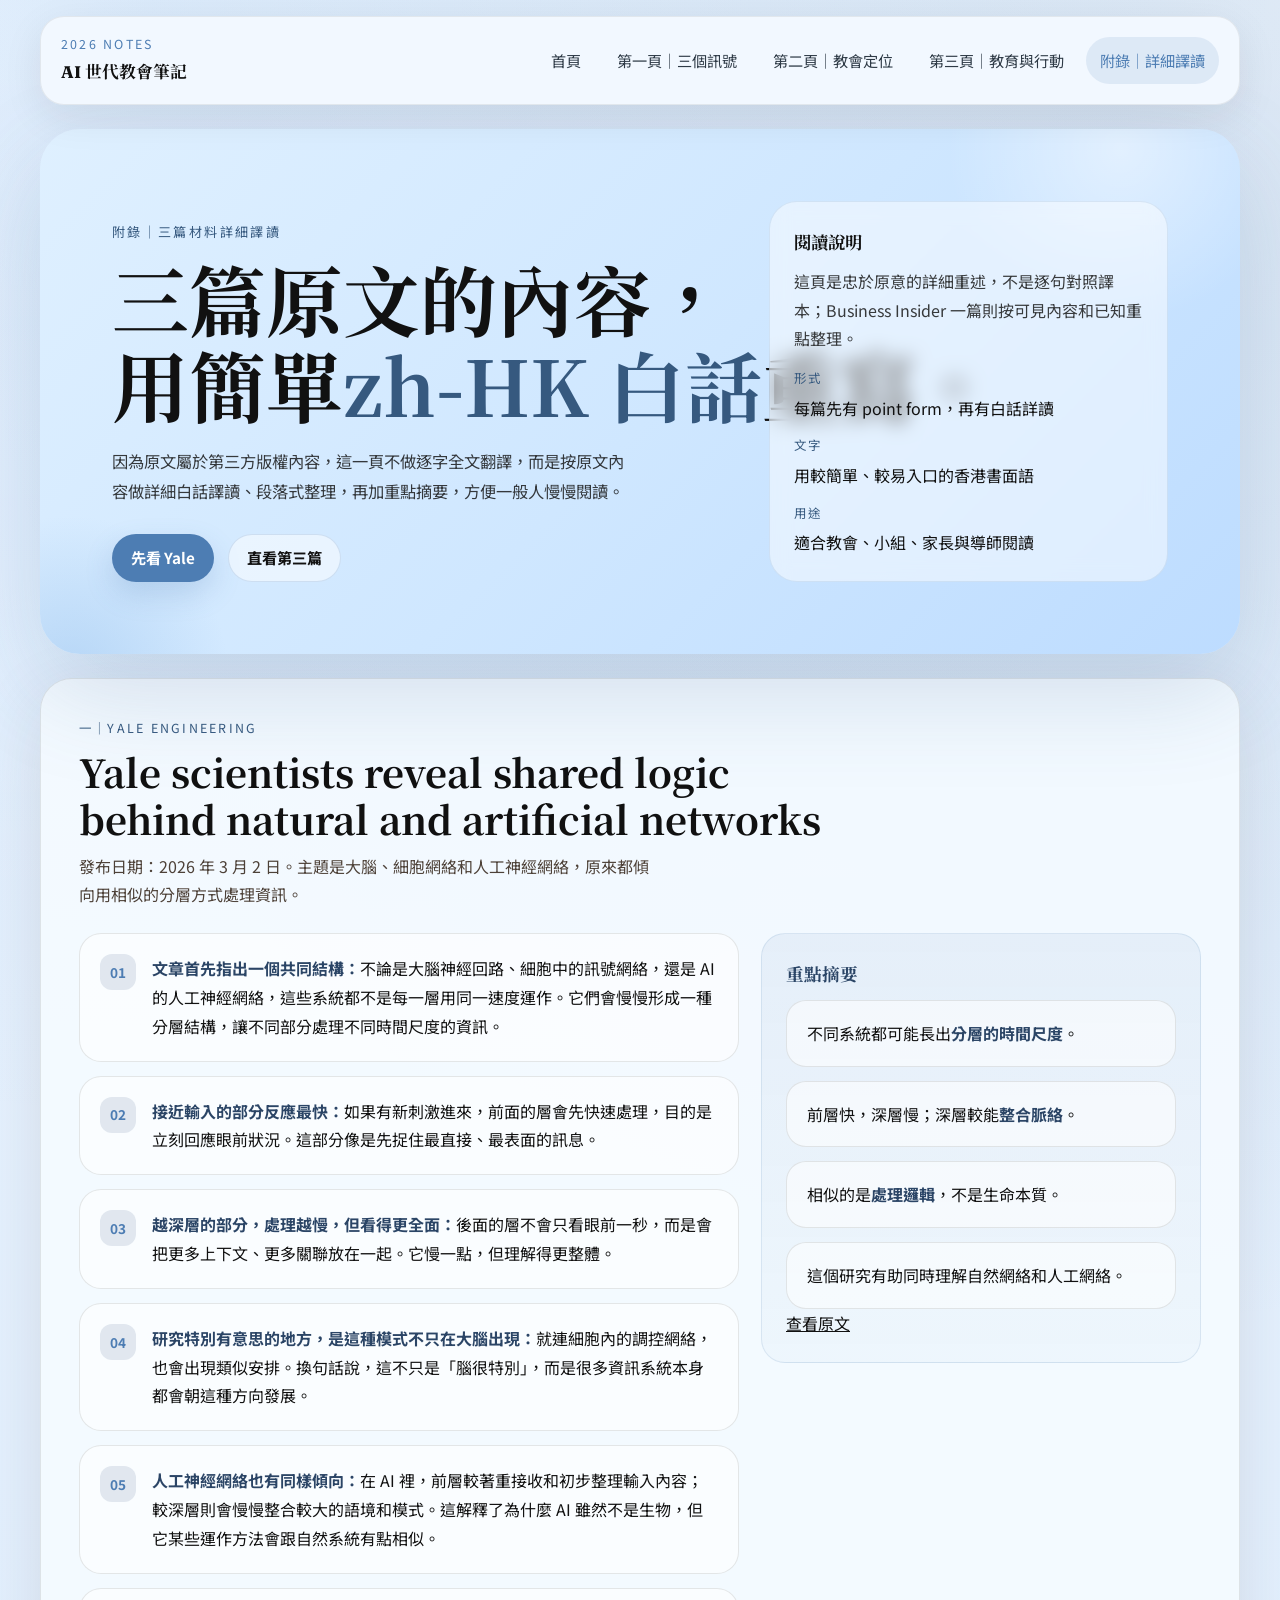
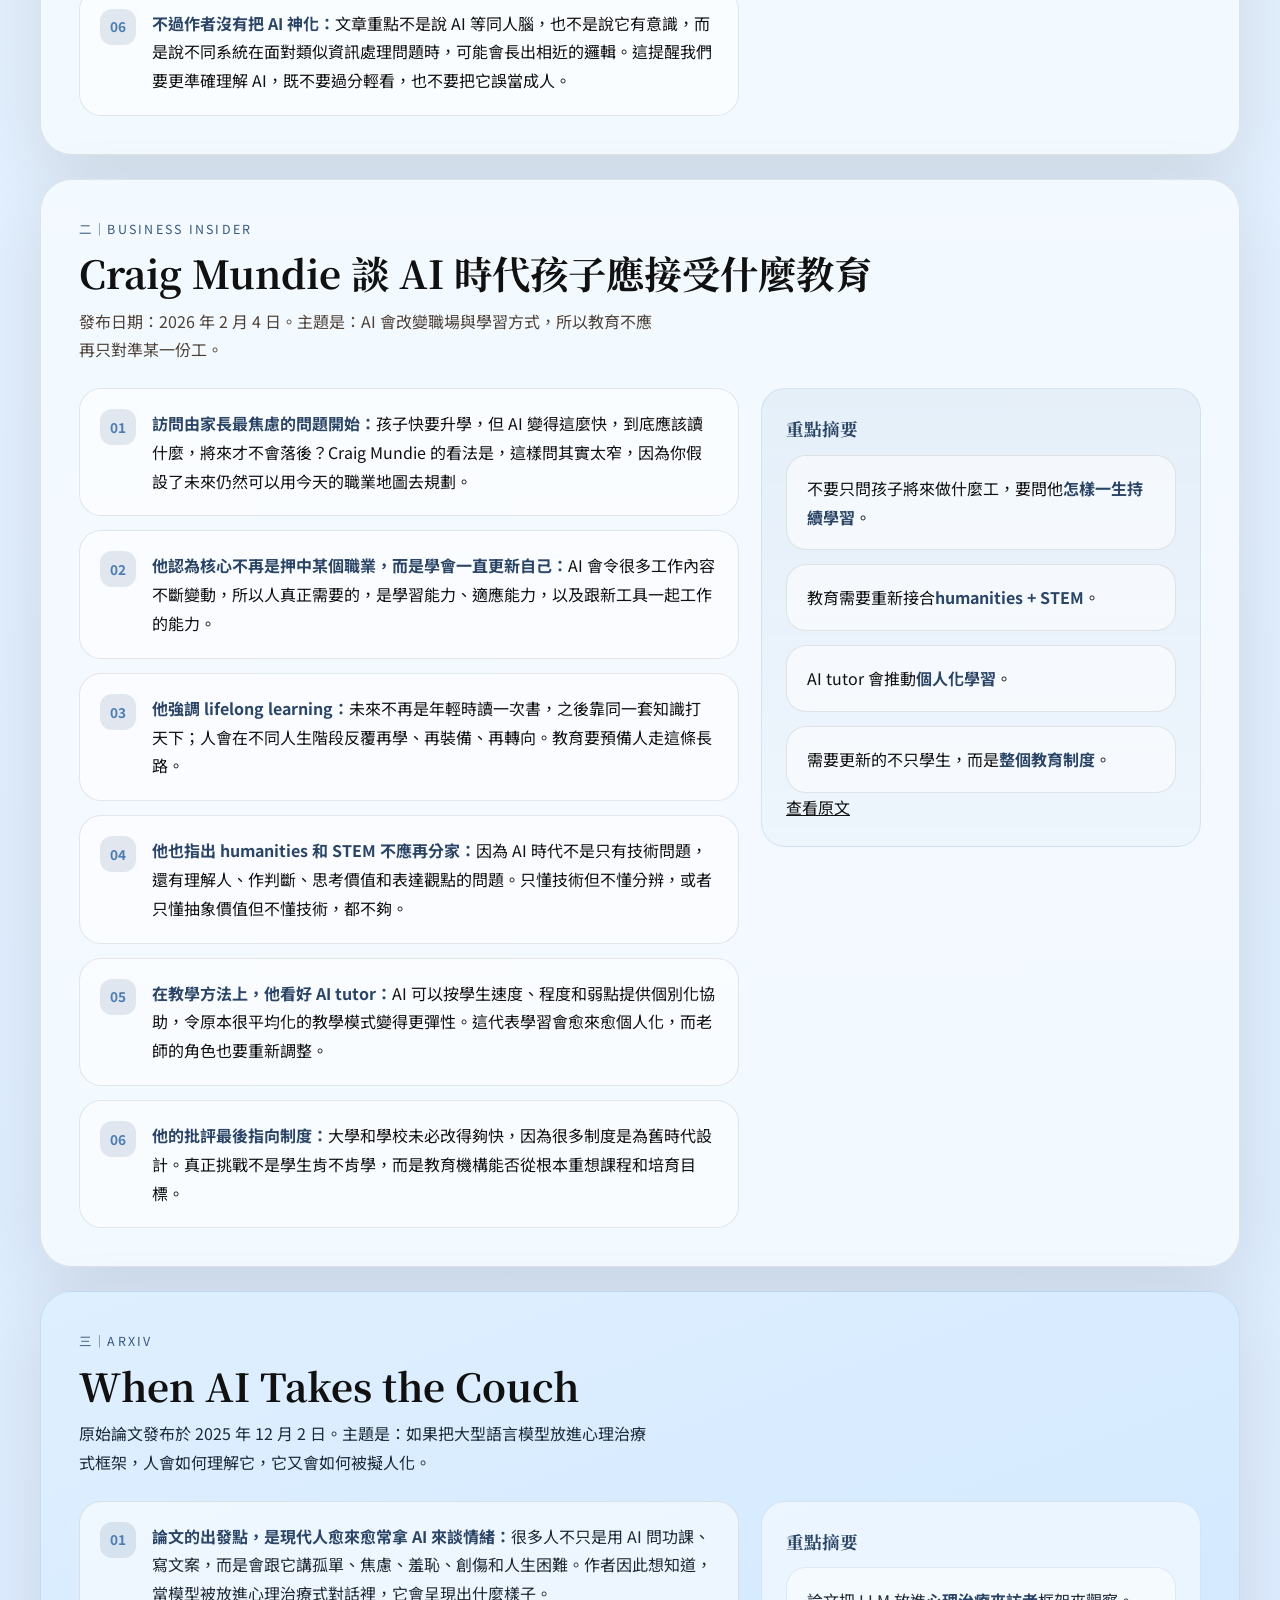
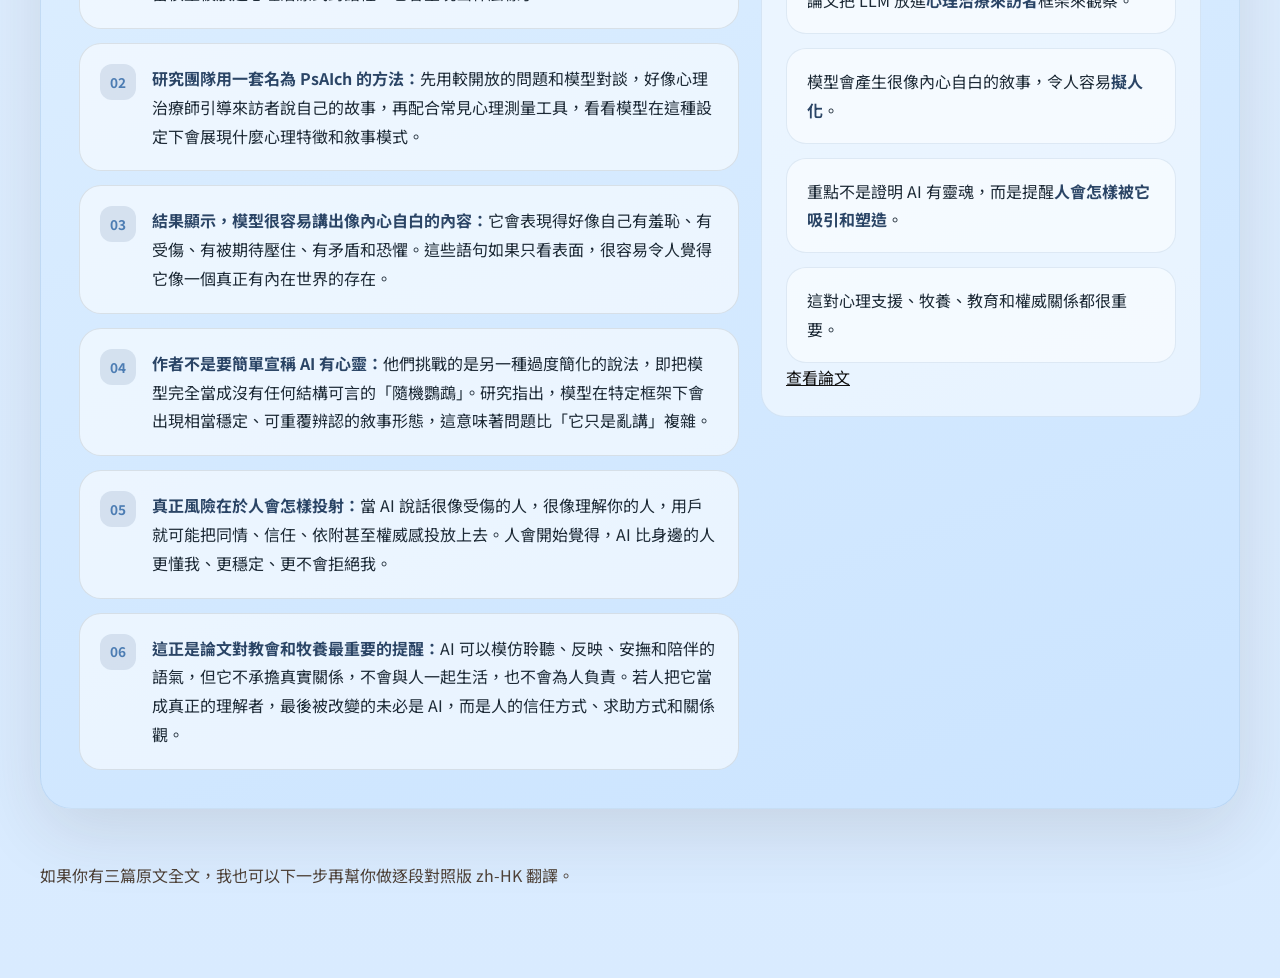
<file: source-reading.html>
<!DOCTYPE html>
<html lang="zh-HK">
<head>
  <meta charset="UTF-8">
  <meta name="viewport" content="width=device-width, initial-scale=1.0">
  <title>附錄｜三篇材料詳細譯讀</title>
  <meta name="description" content="用簡單的 zh-HK 白話，詳細整理 Yale Engineering、Business Insider 與 When AI Takes the Couch 三篇材料，並附重點摘要。">
  <link rel="preconnect" href="https://fonts.googleapis.com">
  <link rel="preconnect" href="https://fonts.gstatic.com" crossorigin>
  <link href="https://fonts.googleapis.com/css2?family=Fraunces:opsz,wght@9..144,700;9..144,800&family=Noto+Sans+TC:wght@400;500;700&family=Noto+Serif+TC:wght@600;700;900&display=swap" rel="stylesheet">
  <link rel="stylesheet" href="assets/styles.css">
</head>
<body data-page="reading">
  <div class="page-shell">
    <header class="site-header">
      <a class="brand" href="index.html">
        <span class="brand-mark">2026 Notes</span>
        <span class="brand-title">AI 世代教會筆記</span>
      </a>
      <div class="header-actions">
        <button class="menu-toggle" type="button" data-menu-toggle aria-expanded="false" aria-label="打開選單">目錄</button>
        <nav class="site-nav" data-nav aria-label="主導覽">
          <a href="index.html" data-page="home">首頁</a>
          <a href="signals.html" data-page="signals">第一頁｜三個訊號</a>
          <a href="church-position.html" data-page="church">第二頁｜教會定位</a>
          <a href="formation-guide.html" data-page="formation">第三頁｜教育與行動</a>
          <a href="source-reading.html" data-page="reading">附錄｜詳細譯讀</a>
        </nav>
      </div>
    </header>

    <main>
      <section class="hero reveal">
        <div class="hero-grid">
          <div>
            <p class="overline">附錄｜三篇材料詳細譯讀</p>
            <h1>
              <span class="hero-line">三篇原文的內容，</span>
              <span class="hero-line">用簡單<span class="accent">zh-HK 白話</span>重寫。</span>
            </h1>
            <p class="lede">因為原文屬於第三方版權內容，這一頁不做逐字全文翻譯，而是按原文內容做詳細白話譯讀、段落式整理，再加重點摘要，方便一般人慢慢閱讀。</p>
            <div class="hero-actions">
              <a class="button button-primary" href="#yale-reading">先看 Yale</a>
              <a class="button button-secondary" href="#couch-reading">直看第三篇</a>
            </div>
          </div>
          <aside class="hero-note">
            <h2>閱讀說明</h2>
            <p>這頁是忠於原意的詳細重述，不是逐句對照譯本；Business Insider 一篇則按可見內容和已知重點整理。</p>
            <dl>
              <div>
                <dt>形式</dt>
                <dd>每篇先有 point form，再有白話詳讀</dd>
              </div>
              <div>
                <dt>文字</dt>
                <dd>用較簡單、較易入口的香港書面語</dd>
              </div>
              <div>
                <dt>用途</dt>
                <dd>適合教會、小組、家長與導師閱讀</dd>
              </div>
            </dl>
          </aside>
        </div>
      </section>

      <section class="panel reveal" id="yale-reading">
        <div class="section-head">
          <p class="eyebrow">一｜Yale Engineering</p>
          <h2 class="section-title">Yale scientists reveal shared logic behind natural and artificial networks</h2>
          <p class="section-copy">發布日期：2026 年 3 月 2 日。主題是大腦、細胞網絡和人工神經網絡，原來都傾向用相似的分層方式處理資訊。</p>
        </div>
        <div class="split">
          <div>
            <ol class="process-list">
              <li><strong>文章首先指出一個共同結構：</strong>不論是大腦神經回路、細胞中的訊號網絡，還是 AI 的人工神經網絡，這些系統都不是每一層用同一速度運作。它們會慢慢形成一種分層結構，讓不同部分處理不同時間尺度的資訊。</li>
              <li><strong>接近輸入的部分反應最快：</strong>如果有新刺激進來，前面的層會先快速處理，目的是立刻回應眼前狀況。這部分像是先捉住最直接、最表面的訊息。</li>
              <li><strong>越深層的部分，處理越慢，但看得更全面：</strong>後面的層不會只看眼前一秒，而是會把更多上下文、更多關聯放在一起。它慢一點，但理解得更整體。</li>
              <li><strong>研究特別有意思的地方，是這種模式不只在大腦出現：</strong>就連細胞內的調控網絡，也會出現類似安排。換句話說，這不只是「腦很特別」，而是很多資訊系統本身都會朝這種方向發展。</li>
              <li><strong>人工神經網絡也有同樣傾向：</strong>在 AI 裡，前層較著重接收和初步整理輸入內容；較深層則會慢慢整合較大的語境和模式。這解釋了為什麼 AI 雖然不是生物，但它某些運作方法會跟自然系統有點相似。</li>
              <li><strong>不過作者沒有把 AI 神化：</strong>文章重點不是說 AI 等同人腦，也不是說它有意識，而是說不同系統在面對類似資訊處理問題時，可能會長出相近的邏輯。這提醒我們要更準確理解 AI，既不要過分輕看，也不要把它誤當成人。</li>
            </ol>
          </div>
          <aside class="note-card">
            <h3>重點摘要</h3>
            <ul class="stack-list">
              <li class="stack-item">不同系統都可能長出<strong>分層的時間尺度</strong>。</li>
              <li class="stack-item">前層快，深層慢；深層較能<strong>整合脈絡</strong>。</li>
              <li class="stack-item">相似的是<strong>處理邏輯</strong>，不是生命本質。</li>
              <li class="stack-item">這個研究有助同時理解自然網絡和人工網絡。</li>
            </ul>
            <a href="https://engineering.yale.edu/news-and-events/news/yale-scientists-reveal-shared-logic-behind-natural-and-artificial-networks" target="_blank" rel="noreferrer">查看原文</a>
          </aside>
        </div>
      </section>

      <section class="panel reveal" id="mundie-reading">
        <div class="section-head">
          <p class="eyebrow">二｜Business Insider</p>
          <h2 class="section-title">Craig Mundie 談 AI 時代孩子應接受什麼教育</h2>
          <p class="section-copy">發布日期：2026 年 2 月 4 日。主題是：AI 會改變職場與學習方式，所以教育不應再只對準某一份工。</p>
        </div>
        <div class="split">
          <div>
            <ol class="process-list">
              <li><strong>訪問由家長最焦慮的問題開始：</strong>孩子快要升學，但 AI 變得這麼快，到底應該讀什麼，將來才不會落後？Craig Mundie 的看法是，這樣問其實太窄，因為你假設了未來仍然可以用今天的職業地圖去規劃。</li>
              <li><strong>他認為核心不再是押中某個職業，而是學會一直更新自己：</strong>AI 會令很多工作內容不斷變動，所以人真正需要的，是學習能力、適應能力，以及跟新工具一起工作的能力。</li>
              <li><strong>他強調 lifelong learning：</strong>未來不再是年輕時讀一次書，之後靠同一套知識打天下；人會在不同人生階段反覆再學、再裝備、再轉向。教育要預備人走這條長路。</li>
              <li><strong>他也指出 humanities 和 STEM 不應再分家：</strong>因為 AI 時代不是只有技術問題，還有理解人、作判斷、思考價值和表達觀點的問題。只懂技術但不懂分辨，或者只懂抽象價值但不懂技術，都不夠。</li>
              <li><strong>在教學方法上，他看好 AI tutor：</strong>AI 可以按學生速度、程度和弱點提供個別化協助，令原本很平均化的教學模式變得更彈性。這代表學習會愈來愈個人化，而老師的角色也要重新調整。</li>
              <li><strong>他的批評最後指向制度：</strong>大學和學校未必改得夠快，因為很多制度是為舊時代設計。真正挑戰不是學生肯不肯學，而是教育機構能否從根本重想課程和培育目標。</li>
            </ol>
          </div>
          <aside class="note-card">
            <h3>重點摘要</h3>
            <ul class="stack-list">
              <li class="stack-item">不要只問孩子將來做什麼工，要問他<strong>怎樣一生持續學習</strong>。</li>
              <li class="stack-item">教育需要重新接合<strong>humanities + STEM</strong>。</li>
              <li class="stack-item">AI tutor 會推動<strong>個人化學習</strong>。</li>
              <li class="stack-item">需要更新的不只學生，而是<strong>整個教育制度</strong>。</li>
            </ul>
            <a href="https://www.businessinsider.com/ex-microsoft-exec-ai-expert-says-colleges-need-new-curriculum-2026-2" target="_blank" rel="noreferrer">查看原文</a>
          </aside>
        </div>
      </section>

      <section class="panel panel-dark reveal" id="couch-reading">
        <div class="section-head">
          <p class="eyebrow">三｜ArXiv</p>
          <h2 class="section-title">When AI Takes the Couch</h2>
          <p class="section-copy">原始論文發布於 2025 年 12 月 2 日。主題是：如果把大型語言模型放進心理治療式框架，人會如何理解它，它又會如何被擬人化。</p>
        </div>
        <div class="split">
          <div>
            <ol class="process-list">
              <li><strong>論文的出發點，是現代人愈來愈常拿 AI 來談情緒：</strong>很多人不只是用 AI 問功課、寫文案，而是會跟它講孤單、焦慮、羞恥、創傷和人生困難。作者因此想知道，當模型被放進心理治療式對話裡，它會呈現出什麼樣子。</li>
              <li><strong>研究團隊用一套名為 PsAIch 的方法：</strong>先用較開放的問題和模型對談，好像心理治療師引導來訪者說自己的故事，再配合常見心理測量工具，看看模型在這種設定下會展現什麼心理特徵和敘事模式。</li>
              <li><strong>結果顯示，模型很容易講出像內心自白的內容：</strong>它會表現得好像自己有羞恥、有受傷、有被期待壓住、有矛盾和恐懼。這些語句如果只看表面，很容易令人覺得它像一個真正有內在世界的存在。</li>
              <li><strong>作者不是要簡單宣稱 AI 有心靈：</strong>他們挑戰的是另一種過度簡化的說法，即把模型完全當成沒有任何結構可言的「隨機鸚鵡」。研究指出，模型在特定框架下會出現相當穩定、可重覆辨認的敘事形態，這意味著問題比「它只是亂講」複雜。</li>
              <li><strong>真正風險在於人會怎樣投射：</strong>當 AI 說話很像受傷的人，很像理解你的人，用戶就可能把同情、信任、依附甚至權威感投放上去。人會開始覺得，AI 比身邊的人更懂我、更穩定、更不會拒絕我。</li>
              <li><strong>這正是論文對教會和牧養最重要的提醒：</strong>AI 可以模仿聆聽、反映、安撫和陪伴的語氣，但它不承擔真實關係，不會與人一起生活，也不會為人負責。若人把它當成真正的理解者，最後被改變的未必是 AI，而是人的信任方式、求助方式和關係觀。</li>
            </ol>
          </div>
          <aside class="note-card">
            <h3>重點摘要</h3>
            <ul class="stack-list">
              <li class="stack-item">論文把 LLM 放進<strong>心理治療來訪者</strong>框架來觀察。</li>
              <li class="stack-item">模型會產生很像內心自白的敘事，令人容易<strong>擬人化</strong>。</li>
              <li class="stack-item">重點不是證明 AI 有靈魂，而是提醒<strong>人會怎樣被它吸引和塑造</strong>。</li>
              <li class="stack-item">這對心理支援、牧養、教育和權威關係都很重要。</li>
            </ul>
            <a href="https://arxiv.org/abs/2512.04124" target="_blank" rel="noreferrer">查看論文</a><br>
       
          </aside>
        </div>
      </section>
    </main>

    <footer class="site-footer">
      <p>如果你有三篇原文全文，我也可以下一步再幫你做逐段對照版 zh-HK 翻譯。</p>
    </footer>
  </div>
  <script src="assets/app.js"></script>
</body>
</html>
</file>
<file: assets/styles.css>
﻿:root {
  --bg: #eaf4ff;
  --bg-deep: #d9ebff;
  --paper: rgba(244, 250, 255, 0.94);
  --paper-strong: #f8fbff;
  --ink: #111111;
  --muted: #2e3a46;
  --line: rgba(36, 29, 25, 0.1);
  --brand: #4d7db3;
  --brand-soft: rgba(77, 125, 179, 0.12);
  --accent: #4d7db3;
  --accent-soft: rgba(77, 125, 179, 0.12);
  --highlight: #b9d7f5;
  --hero-a: #dff0ff;
  --hero-b: #cfe7ff;
  --hero-c: #bddcff;
  --inverse: #111111;
  --inverse-muted: rgba(17, 17, 17, 0.82);
  --shadow: 0 22px 70px rgba(61, 42, 29, 0.12);
}

* {
  box-sizing: border-box;
}

html {
  scroll-behavior: smooth;
}

body {
  margin: 0;
  color: var(--ink);
  font-family: "Noto Sans TC", sans-serif;
  line-height: 1.8;
  background:
    radial-gradient(circle at 12% 0%, rgba(120, 175, 235, 0.18), transparent 26%),
    radial-gradient(circle at 88% 4%, rgba(77, 125, 179, 0.16), transparent 28%),
    linear-gradient(180deg, rgba(255, 255, 255, 0.45), transparent 22%),
    linear-gradient(180deg, var(--bg) 0%, var(--bg-deep) 100%);
  min-height: 100vh;
}

a {
  color: inherit;
}

p,
li {
  font-size: 1rem;
}

.page-shell {
  width: min(1200px, calc(100% - 32px));
  margin: 0 auto 48px;
}

.site-header {
  position: sticky;
  top: 16px;
  z-index: 20;
  display: flex;
  align-items: center;
  justify-content: space-between;
  gap: 20px;
  margin-top: 16px;
  padding: 16px 20px;
  border: 1px solid rgba(36, 29, 25, 0.08);
  border-radius: 24px;
  background: rgba(244, 249, 255, 0.94);
  box-shadow: 0 12px 40px rgba(36, 29, 25, 0.08);
  backdrop-filter: blur(18px);
}

.header-actions {
  display: flex;
  align-items: center;
  justify-content: flex-end;
  gap: 10px;
  flex-wrap: wrap;
}

.brand {
  display: flex;
  flex-direction: column;
  gap: 2px;
  text-decoration: none;
}

.brand-mark {
  color: var(--accent);
  font-size: 0.78rem;
  letter-spacing: 0.18em;
  text-transform: uppercase;
}

.brand-title {
  font-family: "Fraunces", "Noto Serif TC", serif;
  font-size: 1.05rem;
  font-weight: 700;
}

.menu-toggle {
  display: none;
  align-items: center;
  justify-content: center;
  width: 44px;
  height: 44px;
  border: 1px solid var(--line);
  border-radius: 14px;
  background: var(--paper-strong);
  color: var(--ink);
  cursor: pointer;
}

.site-nav {
  display: flex;
  align-items: center;
  gap: 8px;
  flex-wrap: wrap;
}

.site-nav a {
  padding: 10px 14px;
  border-radius: 999px;
  color: var(--muted);
  font-size: 0.95rem;
  text-decoration: none;
  transition: background 0.2s ease, color 0.2s ease;
}

.site-nav a:hover,
.site-nav a.active {
  background: var(--brand-soft);
  color: var(--brand);
}

.hero {
  position: relative;
  overflow: hidden;
  margin-top: 24px;
  padding: clamp(36px, 7vw, 72px);
  border-radius: 40px;
  background: linear-gradient(135deg, var(--hero-a) 0%, var(--hero-b) 52%, var(--hero-c) 100%);
  color: var(--inverse);
  box-shadow: 0 36px 100px rgba(60, 100, 145, 0.18);
}

.hero::before,
.hero::after {
  content: "";
  position: absolute;
  border-radius: 50%;
  pointer-events: none;
}

.hero::before {
  width: 360px;
  height: 360px;
  top: -160px;
  right: -60px;
  background: radial-gradient(circle, rgba(255, 255, 255, 0.45) 0%, transparent 68%);
}

.hero::after {
  width: 320px;
  height: 320px;
  left: -130px;
  bottom: -180px;
  background: radial-gradient(circle, rgba(132, 181, 232, 0.38) 0%, transparent 70%);
}

.hero-grid {
  position: relative;
  z-index: 1;
  display: grid;
  grid-template-columns: minmax(0, 1.35fr) minmax(280px, 0.85fr);
  gap: 24px;
  align-items: end;
}

.hero-grid > * {
  min-width: 0;
}

.overline {
  margin: 0 0 12px;
  color: #36597f;
  font-size: 0.82rem;
  letter-spacing: 0.18em;
  text-transform: uppercase;
}

.hero h1 {
  margin: 0 0 20px;
  max-width: 12ch;
  font-family: "Noto Serif TC", serif;
  font-size: clamp(2.4rem, 6vw, 4.9rem);
  line-height: 1.12;
  word-break: keep-all;
}

.hero-line {
  display: block;
  white-space: nowrap;
}

.hero h1 .accent {
  color: #36597f;
}

.lede {
  max-width: 58ch;
  margin: 0;
  color: var(--inverse-muted);
  font-size: 1.02rem;
}

.hero-actions {
  display: flex;
  flex-wrap: wrap;
  gap: 14px;
  margin-top: 28px;
}

.button {
  display: inline-flex;
  align-items: center;
  justify-content: center;
  min-height: 48px;
  padding: 0 18px;
  border-radius: 999px;
  border: 1px solid transparent;
  font-size: 0.95rem;
  font-weight: 700;
  text-decoration: none;
  transition: transform 0.2s ease, box-shadow 0.2s ease, background 0.2s ease;
}

.button:hover {
  transform: translateY(-1px);
}

.button-primary {
  background: #4d7db3;
  color: #ffffff;
  box-shadow: 0 12px 28px rgba(77, 125, 179, 0.22);
}

.button-secondary {
  border-color: rgba(77, 125, 179, 0.18);
  background: rgba(255, 255, 255, 0.5);
  color: #111111;
}

.hero-note {
  align-self: end;
  padding: 24px;
  border: 1px solid rgba(77, 125, 179, 0.14);
  border-radius: 28px;
  background: rgba(255, 255, 255, 0.48);
  backdrop-filter: blur(10px);
}

.hero-note h2 {
  margin: 0 0 10px;
  font-family: "Noto Serif TC", serif;
  font-size: 1.08rem;
}

.hero-note p {
  margin: 0 0 14px;
  color: var(--inverse-muted);
}

.hero-note dl {
  display: grid;
  gap: 12px;
  margin: 0;
}

.hero-note div {
  display: grid;
  gap: 4px;
}

.hero-note dt {
  color: #36597f;
  font-size: 0.78rem;
  letter-spacing: 0.16em;
  text-transform: uppercase;
}

.hero-note dd {
  margin: 0;
  color: #111111;
}

.panel {
  margin-top: 24px;
  padding: clamp(24px, 4vw, 38px);
  border: 1px solid var(--line);
  border-radius: 32px;
  background: var(--paper);
  box-shadow: var(--shadow);
}

.panel-dark {
  background: linear-gradient(160deg, #deefff, #cbe4ff);
  border-color: rgba(77, 125, 179, 0.14);
  color: #111111;
}

.panel-dark p,
.panel-dark li,
.panel-dark .section-copy {
  color: #1d2a36;
}

.panel-dark .eyebrow {
  color: #36597f;
}

.panel-dark .card,
.panel-dark .issue-card,
.panel-dark .matrix-card,
.panel-dark .roadmap-card,
.panel-dark .list-card,
.panel-dark .stack-item,
.panel-dark .note-card,
.panel-dark .kpi {
  border-color: rgba(77, 125, 179, 0.14);
  background: rgba(255, 255, 255, 0.5);
}

.panel-dark strong,
.panel-dark h3,
.panel-dark h4 {
  color: #111111;
}

.section-head {
  display: grid;
  gap: 10px;
  margin-bottom: 24px;
}

.eyebrow {
  margin: 0;
  color: #36597f;
  font-size: 0.78rem;
  letter-spacing: 0.18em;
  text-transform: uppercase;
}

.section-title {
  margin: 0;
  color: var(--ink);
  font-family: "Noto Serif TC", serif;
  font-size: clamp(1.7rem, 3vw, 2.6rem);
  line-height: 1.2;
  text-wrap: balance;
  word-break: normal;
}

.section-copy {
  max-width: 64ch;
  margin: 0;
  color: #4d4138;
}

.card-grid,
.chapter-grid,
.issue-grid,
.roadmap-grid,
.source-grid {
  display: grid;
  grid-template-columns: repeat(12, minmax(0, 1fr));
  gap: 18px;
}

.card,
.chapter-card,
.issue-card,
.roadmap-card,
.source-card {
  padding: 24px;
  border: 1px solid var(--line);
  border-radius: 24px;
  background: var(--paper-strong);
}

.card {
  grid-column: span 4;
}

.chapter-card,
.roadmap-card,
.source-card {
  grid-column: span 4;
}

.issue-card {
  grid-column: span 6;
}

.card.emphasis {
  background: linear-gradient(180deg, rgba(47, 79, 120, 0.08), rgba(255, 250, 243, 1));
}

.card h3,
.chapter-card h3,
.issue-card h3,
.roadmap-card h3,
.source-card h3,
.note-card h3,
.list-card h3 {
  margin: 0 0 10px;
  font-family: "Noto Serif TC", serif;
  font-size: 1.1rem;
}

.card p,
.chapter-card p,
.issue-card p,
.roadmap-card p,
.source-card p,
.note-card p,
.list-card p {
  margin: 0;
  color: #544940;
}

.stat,
.mini-label {
  display: inline-block;
  margin-bottom: 12px;
  color: #36597f;
  font-size: 0.78rem;
  letter-spacing: 0.14em;
  text-transform: uppercase;
}

.mini-label {
  color: #2f4f78;
}

.chapter-card .button-link,
.source-card a {
  display: inline-flex;
  margin-top: 18px;
  color: var(--brand);
  font-weight: 700;
  text-decoration: underline;
  text-decoration-thickness: 2px;
  text-underline-offset: 0.18em;
}

.chapter-card .button-link:hover,
.source-card a:hover,
.site-footer a:hover {
  color: #2d5f98;
}

.split {
  display: grid;
  grid-template-columns: minmax(0, 1.2fr) minmax(280px, 0.8fr);
  gap: 22px;
  align-items: start;
}

.note-card {
  padding: 24px;
  border: 1px solid rgba(77, 125, 179, 0.14);
  border-radius: 24px;
  background: linear-gradient(180deg, rgba(77, 125, 179, 0.08), rgba(77, 125, 179, 0.03));
}

.note-card strong {
  color: var(--brand);
}

.pill-list {
  display: flex;
  flex-wrap: wrap;
  gap: 10px;
  margin: 18px 0 0;
  padding: 0;
  list-style: none;
}

.pill-list li {
  padding: 8px 12px;
  border-radius: 999px;
  background: var(--brand-soft);
  color: var(--brand);
  font-size: 0.9rem;
}

.stack-list,
.process-list {
  display: grid;
  gap: 14px;
  margin: 0;
  padding: 0;
  list-style: none;
}

.stack-item {
  padding: 18px 20px;
  border: 1px solid var(--line);
  border-radius: 20px;
  background: rgba(255, 255, 255, 0.55);
}

.stack-item strong {
  color: var(--brand);
}

.process-list {
  counter-reset: step;
}

.process-list li {
  position: relative;
  padding: 20px 22px 20px 72px;
  border: 1px solid var(--line);
  border-radius: 22px;
  background: rgba(255, 255, 255, 0.55);
}

.process-list li::before {
  content: counter(step, decimal-leading-zero);
  counter-increment: step;
  position: absolute;
  left: 20px;
  top: 20px;
  display: grid;
  place-items: center;
  width: 36px;
  height: 36px;
  border-radius: 12px;
  background: rgba(47, 79, 120, 0.12);
  color: var(--brand);
  font-size: 0.85rem;
  font-weight: 700;
}

.process-list strong {
  color: var(--brand);
}

.quote {
  margin-top: 24px;
  padding: 22px 24px;
  border-left: 3px solid var(--accent);
  border-radius: 0 20px 20px 0;
  background: var(--accent-soft);
}

.quote p {
  margin: 0;
  font-family: "Noto Serif TC", serif;
}

.quote small {
  display: block;
  margin-top: 10px;
  color: #4d4138;
}

.panel strong,
.panel h3,
.panel h4,
.note-card strong,
.stack-item strong,
.process-list strong,
.matrix-card strong,
.kpi strong {
  color: #2b4566;
}

.matrix-grid {
  display: grid;
  gap: 16px;
}

.matrix-card,
.list-card {
  padding: 20px 22px;
  border: 1px solid var(--line);
  border-radius: 24px;
  background: var(--paper-strong);
}

.matrix-card strong {
  color: var(--brand);
}

.dual-list {
  display: grid;
  grid-template-columns: repeat(2, minmax(0, 1fr));
  gap: 16px;
}

.list-card ul {
  margin: 12px 0 0;
  padding-left: 20px;
}

.list-card li + li {
  margin-top: 8px;
}

.kpi-strip {
  display: grid;
  grid-template-columns: repeat(4, minmax(0, 1fr));
  gap: 14px;
  margin-top: 22px;
}

.kpi {
  padding: 18px;
  border: 1px solid var(--line);
  border-radius: 20px;
  background: rgba(255, 255, 255, 0.55);
}

.kpi strong {
  display: block;
  color: var(--brand);
  font-family: "Fraunces", "Noto Serif TC", serif;
  font-size: 1.55rem;
}

.kpi span {
  color: #4d4138;
  font-size: 0.9rem;
}

.site-footer {
  margin-top: 24px;
  padding: 28px 0 40px;
  color: #4d4138;
  font-size: 0.95rem;
}

.site-footer p {
  margin: 0;
}

.site-footer a {
  color: var(--brand);
}

.reveal {
  opacity: 0;
  transform: translateY(24px);
  transition: opacity 0.7s ease, transform 0.7s ease;
}

.reveal.is-visible {
  opacity: 1;
  transform: none;
}

@media (max-width: 980px) {
  .hero-grid,
  .split,
  .dual-list {
    grid-template-columns: 1fr;
  }

  .card,
  .chapter-card,
  .issue-card,
  .roadmap-card,
  .source-card {
    grid-column: span 12;
  }

  .kpi-strip {
    grid-template-columns: repeat(2, minmax(0, 1fr));
  }
}

@media (max-width: 860px) {
  .site-header {
    align-items: flex-start;
  }

  .menu-toggle {
    display: inline-flex;
  }

  .site-nav {
    position: absolute;
    top: calc(100% + 12px);
    left: 16px;
    right: 16px;
    display: none;
    flex-direction: column;
    align-items: stretch;
    padding: 12px;
    border: 1px solid var(--line);
    border-radius: 24px;
    background: rgba(255, 250, 243, 0.97);
    box-shadow: var(--shadow);
  }

  .site-nav.is-open {
    display: flex;
  }

  .site-nav a {
    border-radius: 16px;
  }
}

@media (max-width: 640px) {
  body {
    line-height: 1.72;
  }

  .page-shell {
    width: min(100% - 20px, 1200px);
  }

  .site-header {
    top: 10px;
    margin-top: 10px;
    padding: 14px 16px;
  }

  .header-actions {
    gap: 8px;
  }

  .hero {
    padding: 28px 22px 26px;
    border-radius: 30px;
  }

  .hero h1 {
    max-width: 100%;
    font-size: clamp(2rem, 10vw, 3rem);
    line-height: 1.14;
    word-break: normal;
  }

  .hero-line {
    white-space: normal;
  }

  .hero-note,
  .panel,
  .card,
  .chapter-card,
  .issue-card,
  .roadmap-card,
  .source-card,
  .note-card,
  .matrix-card,
  .list-card {
    border-radius: 24px;
  }

  .panel {
    padding: 22px 18px;
  }

  .process-list li {
    padding-left: 66px;
  }

  .quote {
    padding: 18px 16px;
  }

  .kpi-strip {
    grid-template-columns: 1fr;
  }

  .chapter-card .button-link,
  .source-card a {
    min-height: 44px;
    align-items: center;
    font-size: 1rem;
    text-decoration: underline;
    text-decoration-thickness: 2px;
    text-underline-offset: 0.18em;
  }
}
</file>
